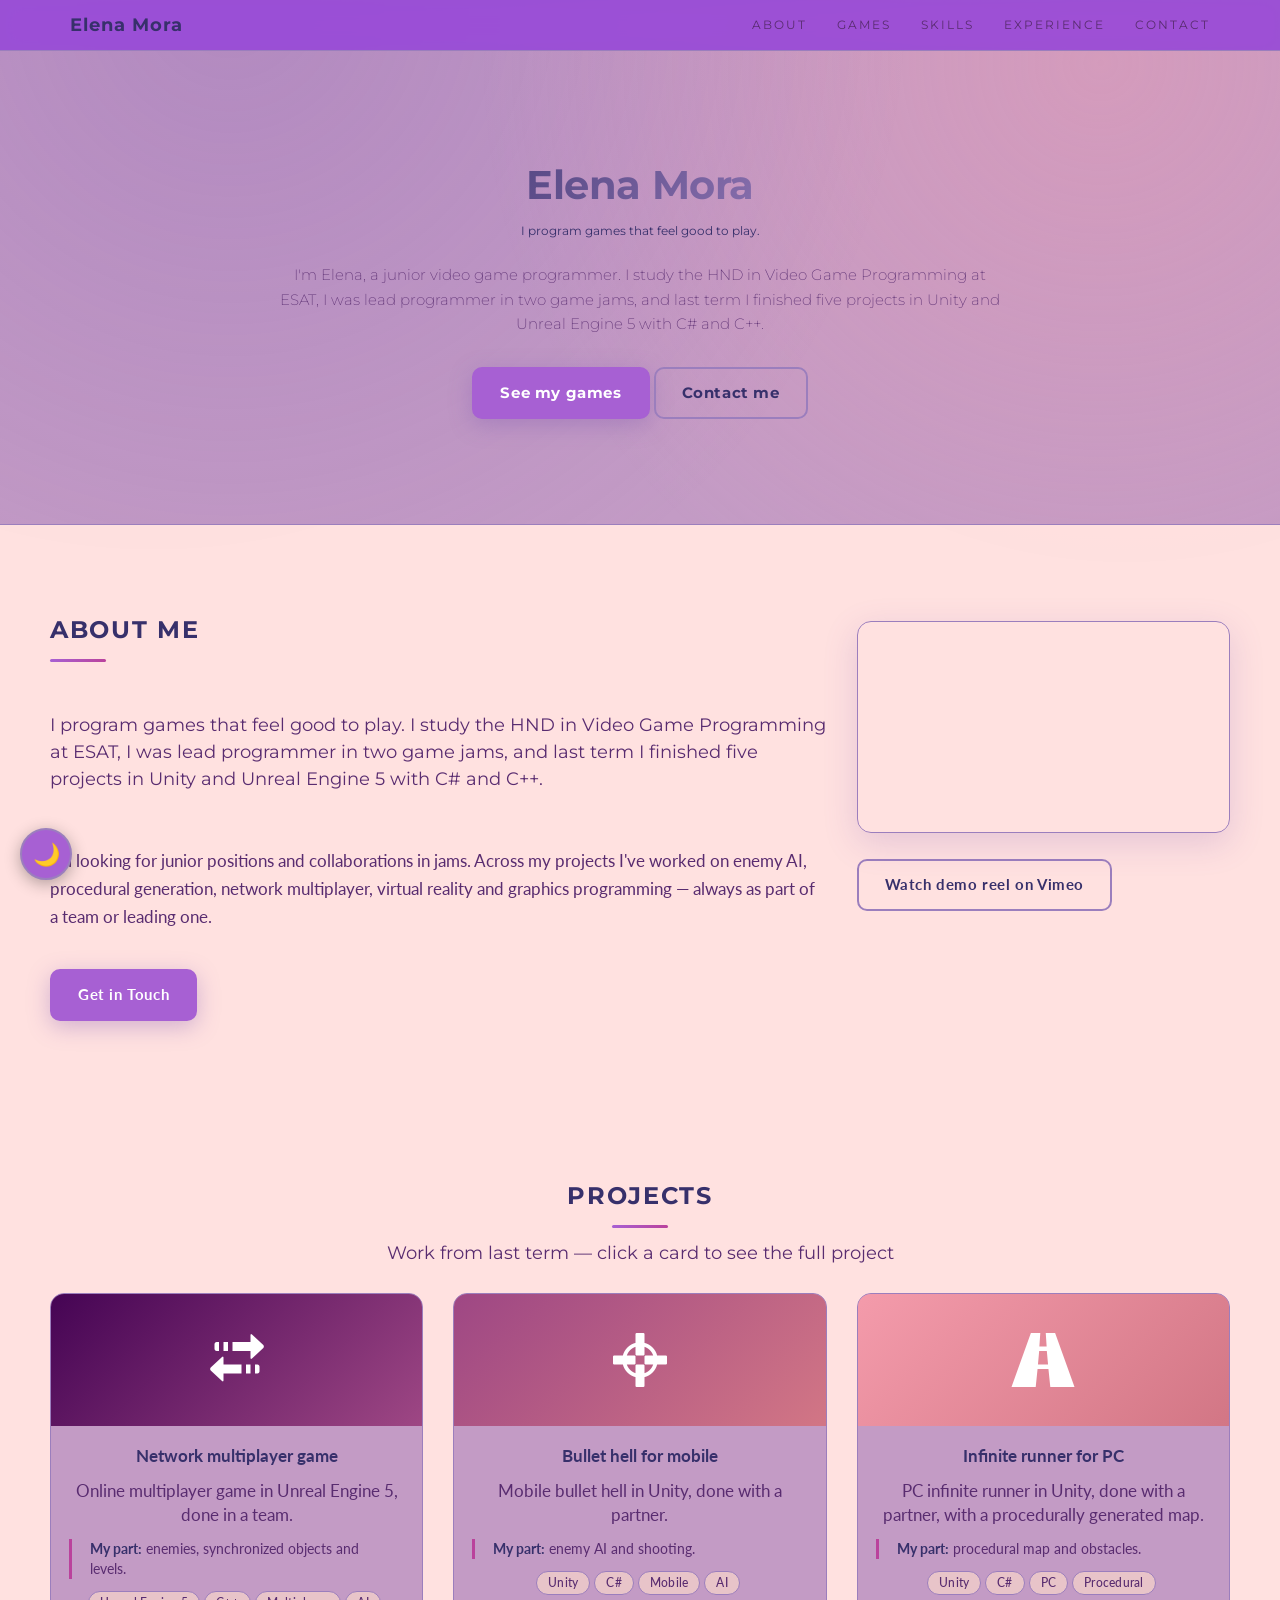
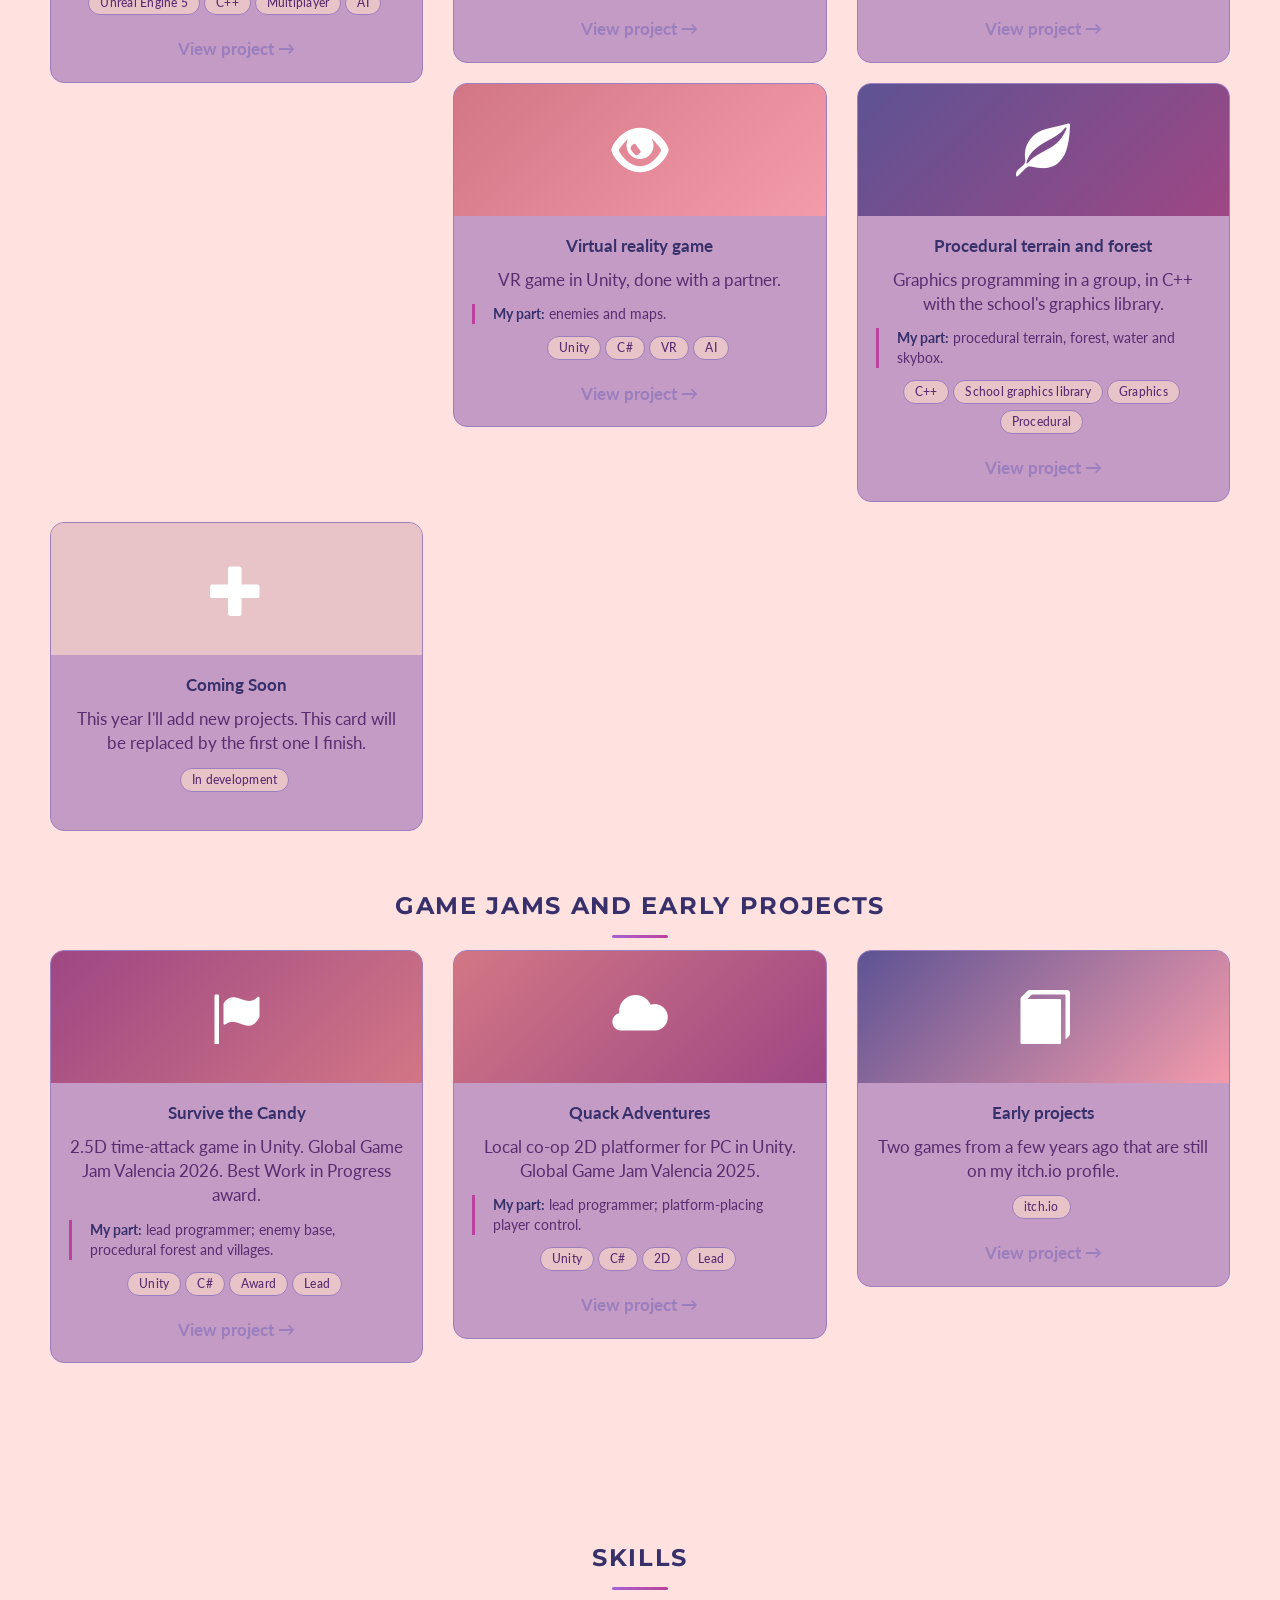
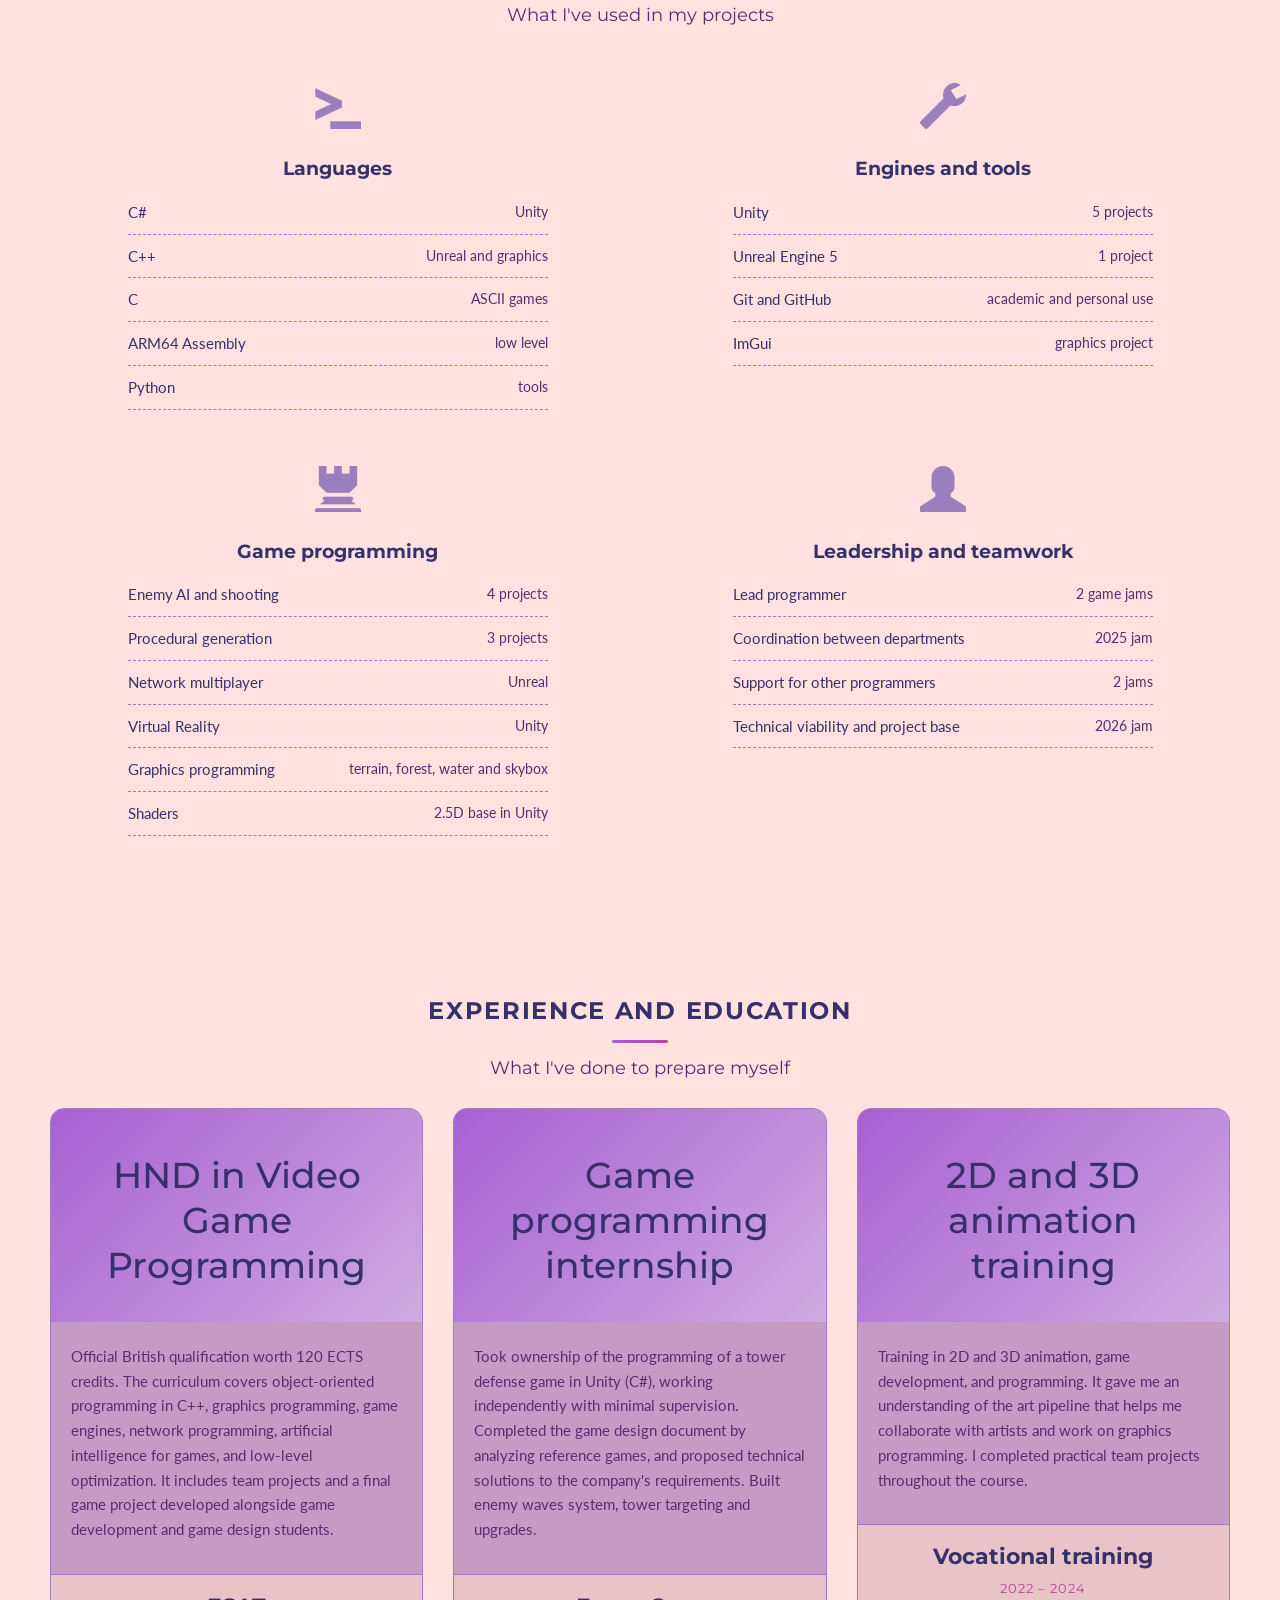
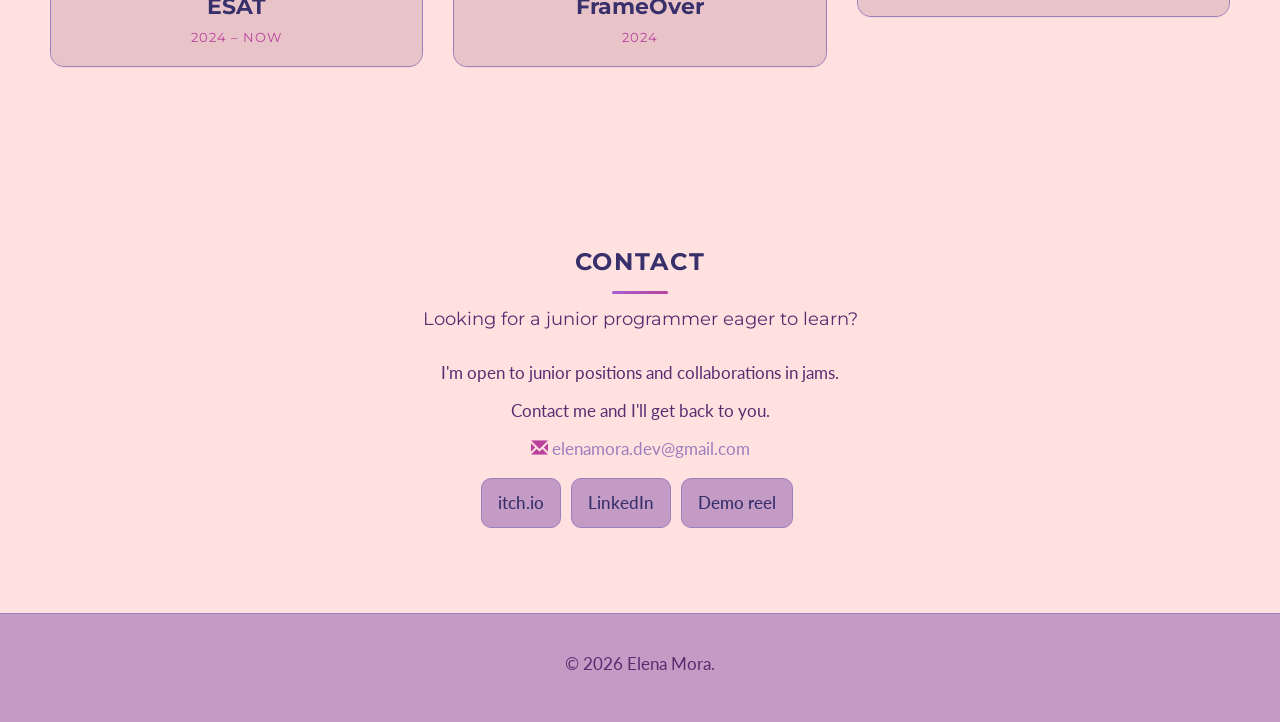
<file: index.html>
<!DOCTYPE html>
<html lang="en" data-theme="dark">
<head>
  <title>Elena Mora · Video Game Programmer</title>
  <meta charset="utf-8">
  <meta name="viewport" content="width=device-width, initial-scale=1">
  <link rel="stylesheet" href="https://maxcdn.bootstrapcdn.com/bootstrap/3.4.1/css/bootstrap.min.css">
  <link href="https://fonts.googleapis.com/css?family=Montserrat:400,700" rel="stylesheet" type="text/css">
  <link href="https://fonts.googleapis.com/css?family=Lato:400,700" rel="stylesheet" type="text/css">
  <link rel="stylesheet" href="styles.css">
  <script src="https://ajax.googleapis.com/ajax/libs/jquery/3.7.1/jquery.min.js"></script>
  <script src="https://maxcdn.bootstrapcdn.com/bootstrap/3.4.1/js/bootstrap.min.js"></script>
</head>
<body id="myPage">

<!-- Theme Toggle Button -->
<button class="theme-toggle" id="themeToggle" aria-label="Cambiar modo">
  <span class="theme-icon">☀️</span>
</button>

<nav class="navbar navbar-default navbar-fixed-top">
  <div class="container">
    <div class="navbar-header">
      <button type="button" class="navbar-toggle" data-toggle="collapse" data-target="#myNavbar">
        <span class="icon-bar"></span>
        <span class="icon-bar"></span>
        <span class="icon-bar"></span>
      </button>
      <a class="navbar-brand" href="#top">Elena Mora</a>
    </div>
    <div class="collapse navbar-collapse" id="myNavbar">
      <ul class="nav navbar-nav navbar-right">
        <li><a href="#about" class="nav-link">ABOUT</a></li>
        <li><a href="#games" class="nav-link">GAMES</a></li>
        <li><a href="#skills" class="nav-link">SKILLS</a></li>
        <li><a href="#experience" class="nav-link">EXPERIENCE</a></li>
        <li><a href="#contact" class="nav-link">CONTACT</a></li>
      </ul>
    </div>
  </div>
</nav>

<!-- ===================== HOME VIEW ===================== -->
<div id="homeContent">

  <div class="jumbotron text-center" id="top">
    <h1>Elena Mora</h1>
    <p>I program games that feel good to play.</p>
    <p style="font-size:15px;max-width:720px;margin:0 auto 30px auto;">
      I'm Elena, a junior video game programmer. I study the HND in Video Game Programming at ESAT,
      I was lead programmer in two game jams, and last term I finished five projects in Unity and
      Unreal Engine 5 with C# and C++.
    </p>
    <div>
      <a href="#games" class="btn btn-primary btn-lg">See my games</a>
      <a href="#contact" class="btn btn-default btn-lg">Contact me</a>
    </div>
  </div>

  <!-- About -->
  <div id="about" class="container-fluid">
    <div class="row">
      <div class="col-sm-8">
        <h2>About me</h2><br>
        <h4>I program games that feel good to play. I study the HND in Video Game Programming at
        ESAT, I was lead programmer in two game jams, and last term I finished five projects in
        Unity and Unreal Engine 5 with C# and C++.</h4><br>
        <p>I'm looking for junior positions and collaborations in jams. Across my projects I've
        worked on enemy AI, procedural generation, network multiplayer, virtual reality and
        graphics programming — always as part of a team or leading one.</p>
        <br><a href="#contact" class="btn btn-primary btn-lg">Get in Touch</a>
      </div><div class="col-sm-4">
  <div class="video-frame">
    <iframe src="https://player.vimeo.com/video/1238859385?badge=0&amp;autopause=0&amp;player_id=0&amp;app_id=58479&amp;autoplay=1&amp;muted=1&amp;loop=1" 
    frameborder="0" 
    allow="autoplay; fullscreen; picture-in-picture; clipboard-write; encrypted-media; web-share" 
    referrerpolicy="strict-origin-when-cross-origin" 
    title="Elena Mora Game programming demo reel 2026"></iframe>
  </div>
    <a href="https://vimeo.com/886925401" target="_blank" rel="noopener" class="btn btn-default btn-lg">Watch demo reel on Vimeo</a>
</div>
    </div>
  </div>

  <!-- Projects -->
  <div id="games" class="container-fluid text-center">
    <h2>Projects</h2>
    <h4>Work from last term — click a card to see the full project</h4>
    <div class="row slideanim">

      <div class="col-sm-4">
        <a class="project-card" href="#multijugador">
          <div class="thumbnail">
            <div class="band band-multijugador"><span class="glyphicon glyphicon-transfer"></span></div>
            <p><strong>Network multiplayer game</strong></p>
            <p>Online multiplayer game in Unreal Engine 5, done in a team.</p>
            <p class="role-note"><b>My part:</b> enemies, synchronized objects and levels.</p>
            <div class="tags"><span class="badge">Unreal Engine 5</span><span class="badge">C++</span><span class="badge">Multiplayer</span><span class="badge">AI</span></div>
            <span class="view-link">View project →</span>
          </div>
        </a>
      </div>

      <div class="col-sm-4">
        <a class="project-card" href="#bullet-hell">
          <div class="thumbnail">
            <div class="band band-bullethell"><span class="glyphicon glyphicon-screenshot"></span></div>
            <p><strong>Bullet hell for mobile</strong></p>
            <p>Mobile bullet hell in Unity, done with a partner.</p>
            <p class="role-note"><b>My part:</b> enemy AI and shooting.</p>
            <div class="tags"><span class="badge">Unity</span><span class="badge">C#</span><span class="badge">Mobile</span><span class="badge">AI</span></div>
            <span class="view-link">View project →</span>
          </div>
        </a>
      </div>

      <div class="col-sm-4">
        <a class="project-card" href="#infinite-runner">
          <div class="thumbnail">
            <div class="band band-runner"><span class="glyphicon glyphicon-road"></span></div>
            <p><strong>Infinite runner for PC</strong></p>
            <p>PC infinite runner in Unity, done with a partner, with a procedurally generated map.</p>
            <p class="role-note"><b>My part:</b> procedural map and obstacles.</p>
            <div class="tags"><span class="badge">Unity</span><span class="badge">C#</span><span class="badge">PC</span><span class="badge">Procedural</span></div>
            <span class="view-link">View project →</span>
          </div>
        </a>
      </div>

      <div class="col-sm-4">
        <a class="project-card" href="#vr">
          <div class="thumbnail">
            <div class="band band-vr"><span class="glyphicon glyphicon-eye-open"></span></div>
            <p><strong>Virtual reality game</strong></p>
            <p>VR game in Unity, done with a partner.</p>
            <p class="role-note"><b>My part:</b> enemies and maps.</p>
            <div class="tags"><span class="badge">Unity</span><span class="badge">C#</span><span class="badge">VR</span><span class="badge">AI</span></div>
            <span class="view-link">View project →</span>
          </div>
        </a>
      </div>

      <div class="col-sm-4">
        <a class="project-card" href="#terreno-procedural">
          <div class="thumbnail">
            <div class="band band-terrain"><span class="glyphicon glyphicon-leaf"></span></div>
            <p><strong>Procedural terrain and forest</strong></p>
            <p>Graphics programming in a group, in C++ with the school's graphics library.</p>
            <p class="role-note"><b>My part:</b> procedural terrain, forest, water and skybox.</p>
            <div class="tags"><span class="badge">C++</span><span class="badge">School graphics library</span><span class="badge">Graphics</span><span class="badge">Procedural</span></div>
            <span class="view-link">View project →</span>
          </div>
        </a>
      </div>

      <div class="col-sm-4">
        <a class="project-card" href="#coming-soon">
          <div class="thumbnail thumbnail-coming-soon">
            <div class="band band-comingsoon"><span class="glyphicon glyphicon-plus"></span></div>
            <p><strong>Coming Soon</strong></p>
            <p>This year I'll add new projects. This card will be replaced by the first one I finish.</p>
            <div class="tags"><span class="badge">In development</span></div>
          </div>
        </a>
      </div>

    </div>

    <h2 style="margin-top:4rem;">Game jams and early projects</h2>
    <div class="row slideanim">

      <div class="col-sm-4">
        <a class="project-card" href="#survive-the-candy">
          <div class="thumbnail">
            <div class="band band-candy"><span class="glyphicon glyphicon-flag"></span></div>
            <p><strong>Survive the Candy</strong></p>
            <p>2.5D time-attack game in Unity. Global Game Jam Valencia 2026. Best Work in Progress award.</p>
            <p class="role-note"><b>My part:</b> lead programmer; enemy base, procedural forest and villages.</p>
            <div class="tags"><span class="badge">Unity</span><span class="badge">C#</span><span class="badge">Award</span><span class="badge">Lead</span></div>
            <span class="view-link">View project →</span>
          </div>
        </a>
      </div>

      <div class="col-sm-4">
        <a class="project-card" href="#quack-adventures">
          <div class="thumbnail">
            <div class="band band-quack"><span class="glyphicon glyphicon-cloud"></span></div>
            <p><strong>Quack Adventures</strong></p>
            <p>Local co-op 2D platformer for PC in Unity. Global Game Jam Valencia 2025.</p>
            <p class="role-note"><b>My part:</b> lead programmer; platform-placing player control.</p>
            <div class="tags"><span class="badge">Unity</span><span class="badge">C#</span><span class="badge">2D</span><span class="badge">Lead</span></div>
            <span class="view-link">View project →</span>
          </div>
        </a>
      </div>

      <div class="col-sm-4">
        <a class="project-card" href="#early-projects">
          <div class="thumbnail">
            <div class="band band-early"><span class="glyphicon glyphicon-book"></span></div>
            <p><strong>Early projects</strong></p>
            <p>Two games from a few years ago that are still on my itch.io profile.</p>
            <div class="tags"><span class="badge">itch.io</span></div>
            <span class="view-link">View project →</span>
          </div>
        </a>
      </div>

    </div>
  </div>

  <!-- Skills -->
  <div id="skills" class="container-fluid text-center">
    <h2>Skills</h2>
    <h4>What I've used in my projects</h4>
    <br>
    <div class="row slideanim">
      <div class="col-sm-6">
        <span class="glyphicon glyphicon-console logo-small"></span>
        <h3>Languages</h3>
        <ul class="skills-list list-unstyled">
          <li>C# <em>Unity</em></li>
          <li>C++ <em>Unreal and graphics</em></li>
          <li>C <em>ASCII games</em></li>
          <li>ARM64 Assembly <em>low level</em></li>
          <li>Python <em>tools</em></li>
        </ul>
      </div>
      <div class="col-sm-6">
        <span class="glyphicon glyphicon-wrench logo-small"></span>
        <h3>Engines and tools</h3>
        <ul class="skills-list list-unstyled">
          <li>Unity <em>5 projects</em></li>
          <li>Unreal Engine 5 <em>1 project</em></li>
          <li>Git and GitHub <em>academic and personal use</em></li>
          <li>ImGui <em>graphics project</em></li>
        </ul>
      </div>
    </div>
    <br><br>
    <div class="row slideanim">
      <div class="col-sm-6">
        <span class="glyphicon glyphicon-tower logo-small"></span>
        <h3>Game programming</h3>
        <ul class="skills-list list-unstyled">
          <li>Enemy AI and shooting <em>4 projects</em></li>
          <li>Procedural generation <em>3 projects</em></li>
          <li>Network multiplayer <em>Unreal</em></li>
          <li>Virtual Reality <em>Unity</em></li>
          <li>Graphics programming <em>terrain, forest, water and skybox</em></li>
          <li>Shaders <em>2.5D base in Unity</em></li>
        </ul>
      </div>
      <div class="col-sm-6">
        <span class="glyphicon glyphicon-user logo-small"></span>
        <h3>Leadership and teamwork</h3>
        <ul class="skills-list list-unstyled">
          <li>Lead programmer <em>2 game jams</em></li>
          <li>Coordination between departments <em>2025 jam</em></li>
          <li>Support for other programmers <em>2 jams</em></li>
          <li>Technical viability and project base <em>2026 jam</em></li>
        </ul>
      </div>
    </div>
  </div>

  <!-- Experience and education -->
  <div id="experience" class="container-fluid">
    <div class="text-center">
      <h2>Experience and education</h2>
      <h4>What I've done to prepare myself</h4>
    </div>
    <div class="row slideanim">

      <div class="col-sm-4 col-xs-12">
        <div class="panel panel-default text-center">
          <div class="panel-heading">
            <h1>HND in Video Game Programming</h1>
          </div>
          <div class="panel-body">
            <p>Official British qualification worth 120 ECTS credits. The curriculum covers
            object-oriented programming in C++, graphics programming, game engines, network
            programming, artificial intelligence for games, and low-level optimization. It includes
            team projects and a final game project developed alongside game development and game
            design students.</p>
          </div>
          <div class="panel-footer">
            <h3>ESAT</h3>
            <h4>2024 – now</h4>
          </div>
        </div>
      </div>

      <div class="col-sm-4 col-xs-12">
        <div class="panel panel-default text-center">
          <div class="panel-heading">
            <h1>Game programming internship</h1>
          </div>
          <div class="panel-body">
            <p>Took ownership of the programming of a tower defense game in Unity (C#), working
            independently with minimal supervision. Completed the game design document by analyzing
            reference games, and proposed technical solutions to the company's requirements. Built
            enemy waves system, tower targeting and upgrades.</p>
          </div>
          <div class="panel-footer">
            <h3>FrameOver</h3>
            <h4>2024</h4>
          </div>
        </div>
      </div>

      <div class="col-sm-4 col-xs-12">
        <div class="panel panel-default text-center">
          <div class="panel-heading">
            <h1>2D and 3D animation training</h1>
          </div>
          <div class="panel-body">
            <p>Training in 2D and 3D animation, game development, and programming. It gave me an
            understanding of the art pipeline that helps me collaborate with artists and work on
            graphics programming. I completed practical team projects throughout the course.</p>
          </div>
          <div class="panel-footer">
            <h3>Vocational training</h3>
            <h4>2022 – 2024</h4>
          </div>
        </div>
      </div>

    </div>
  </div>

  <!-- Contact -->
  <div id="contact" class="container-fluid">
    <div class="text-center">
      <h2>Contact</h2>
      <h4>Looking for a junior programmer eager to learn?</h4>
    </div>
    <p class="text-center">I'm open to junior positions and collaborations in jams.</p>
    <div class="row">
      <div class="col-sm-5">
        <p>Contact me and I'll get back to you.</p>
        <p><span class="glyphicon glyphicon-envelope contact-icon"></span>
           <a href="mailto:elenamora.dev@gmail.com">elenamora.dev@gmail.com</a></p>
        <p>
          <a class="link-chip" href="https://elenam.itch.io" target="_blank" rel="noopener">itch.io</a>
          <a class="link-chip" href="https://linkedin.com/in/elenamoramora" target="_blank" rel="noopener">LinkedIn</a>
          <a class="link-chip" href="https://vimeo.com/1238859385?share=copy&fl=sv&fe=ci" target="_blank" rel="noopener">Demo reel</a>
        </p>
      </div>
    </div>
  </div>
<footer class="container-fluid text-center">
  <button class="scroll-top" id="scrollTopBtn" aria-label="Back to top">
    <span class="glyphicon glyphicon-chevron-up"></span>
  </button>
  <p>© 2026 Elena Mora.</p>
</footer>

</div>

<!-- ===================== PROJECT DETAIL VIEW ===================== -->
<div id="projectDetail" class="view-hidden"></div>

<script src="script.js"></script>
</body>
</html>
</file>
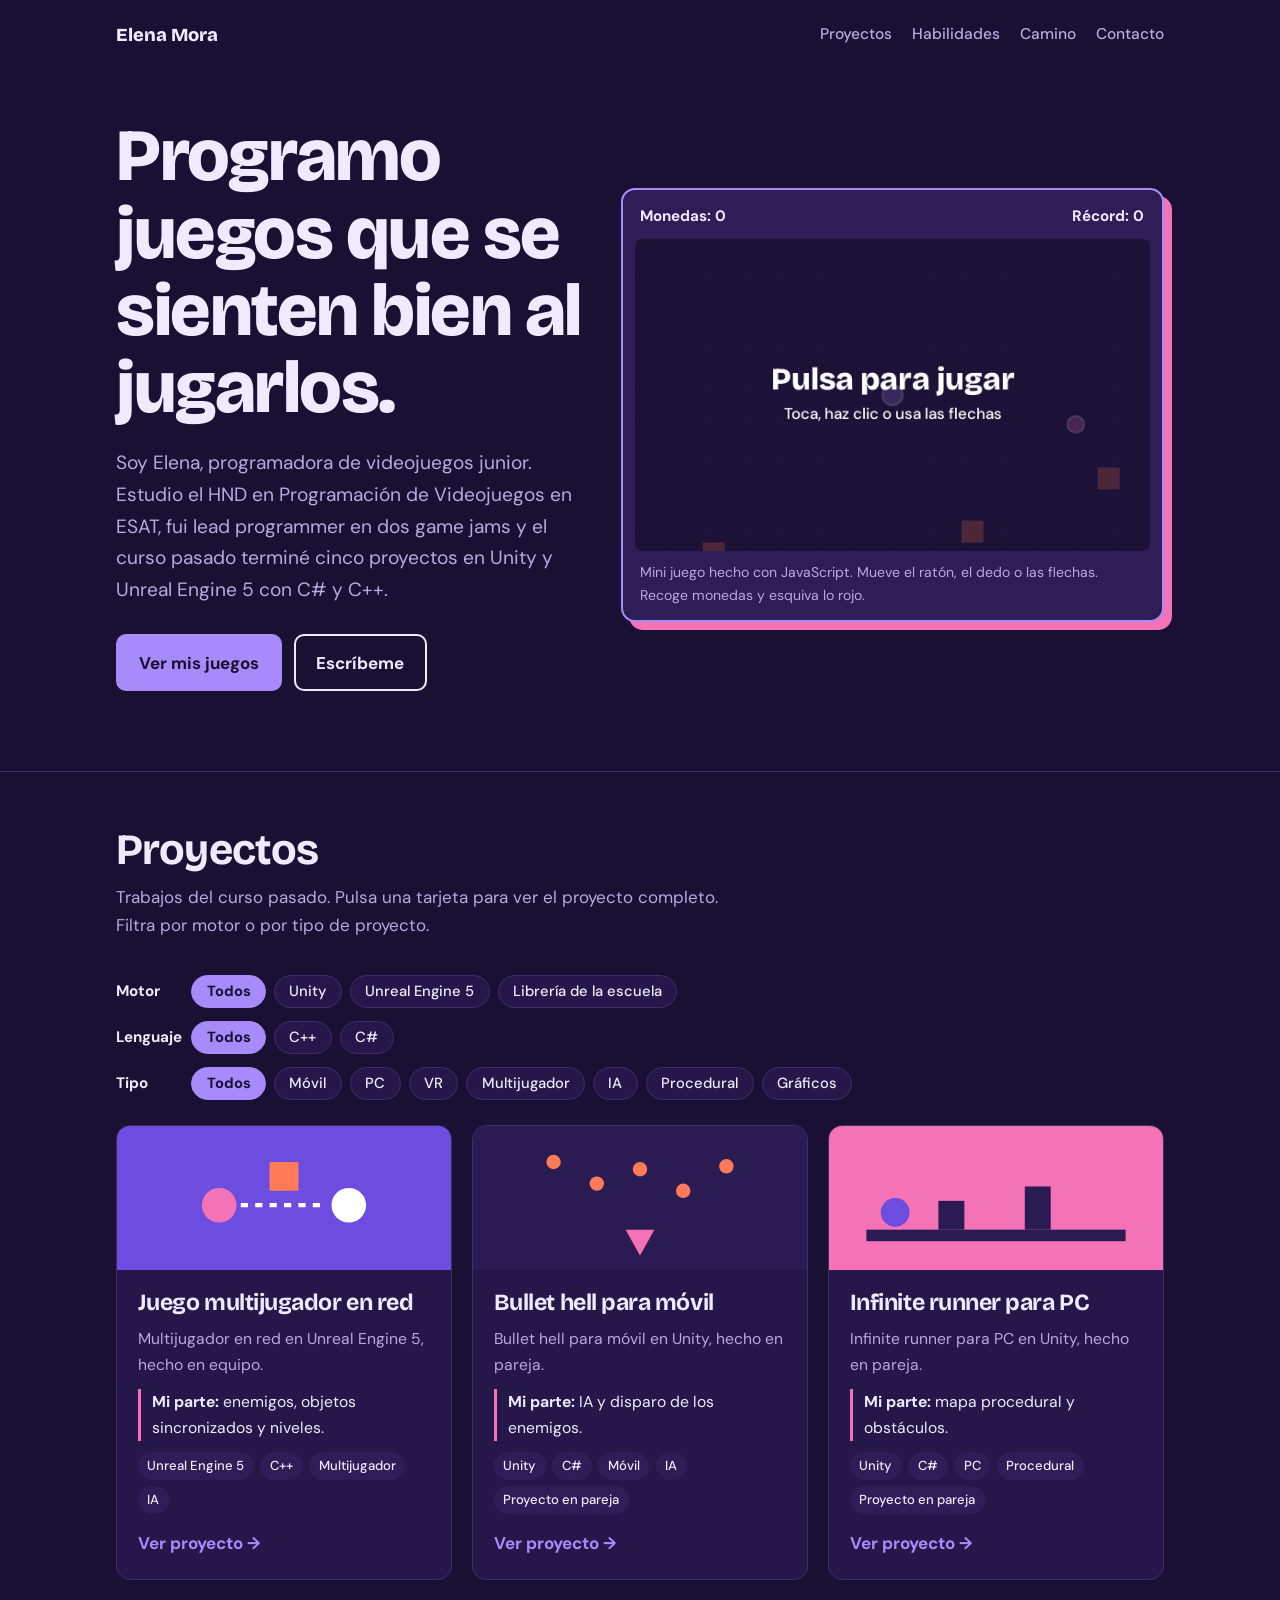
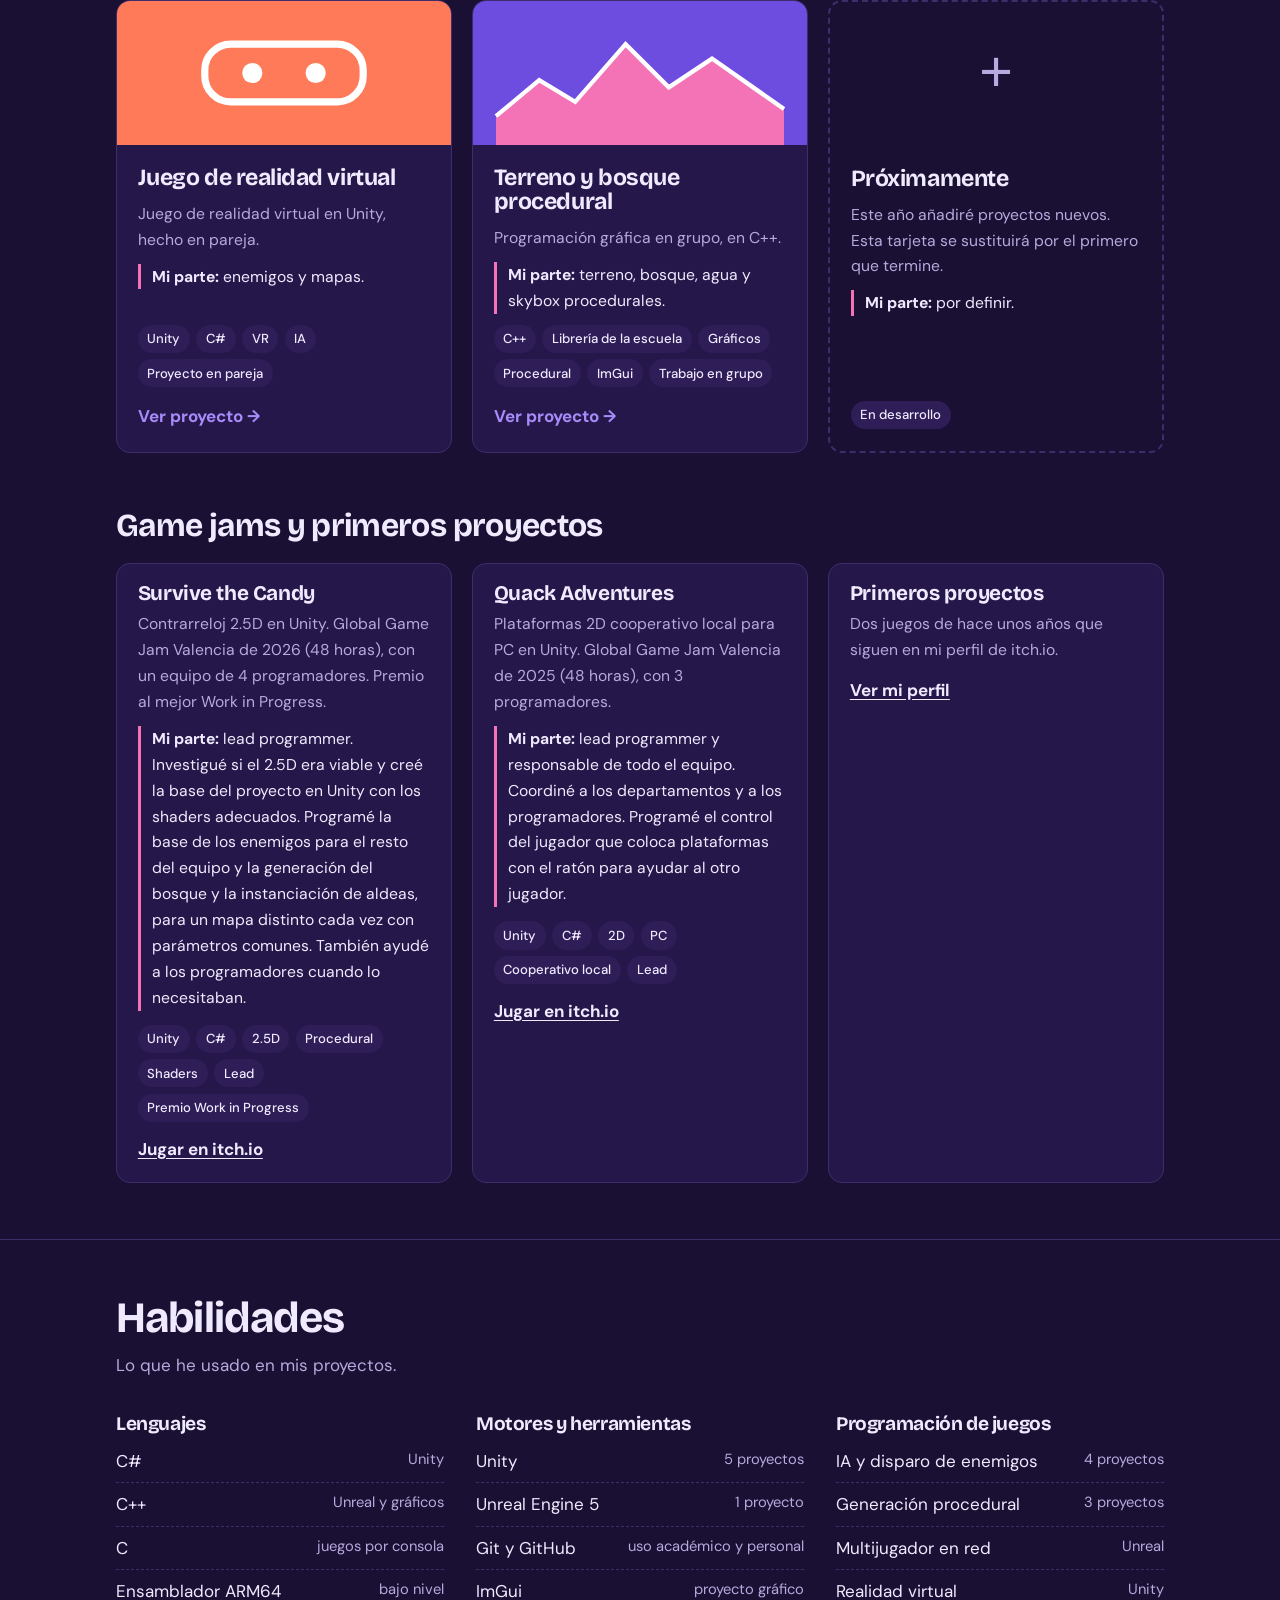
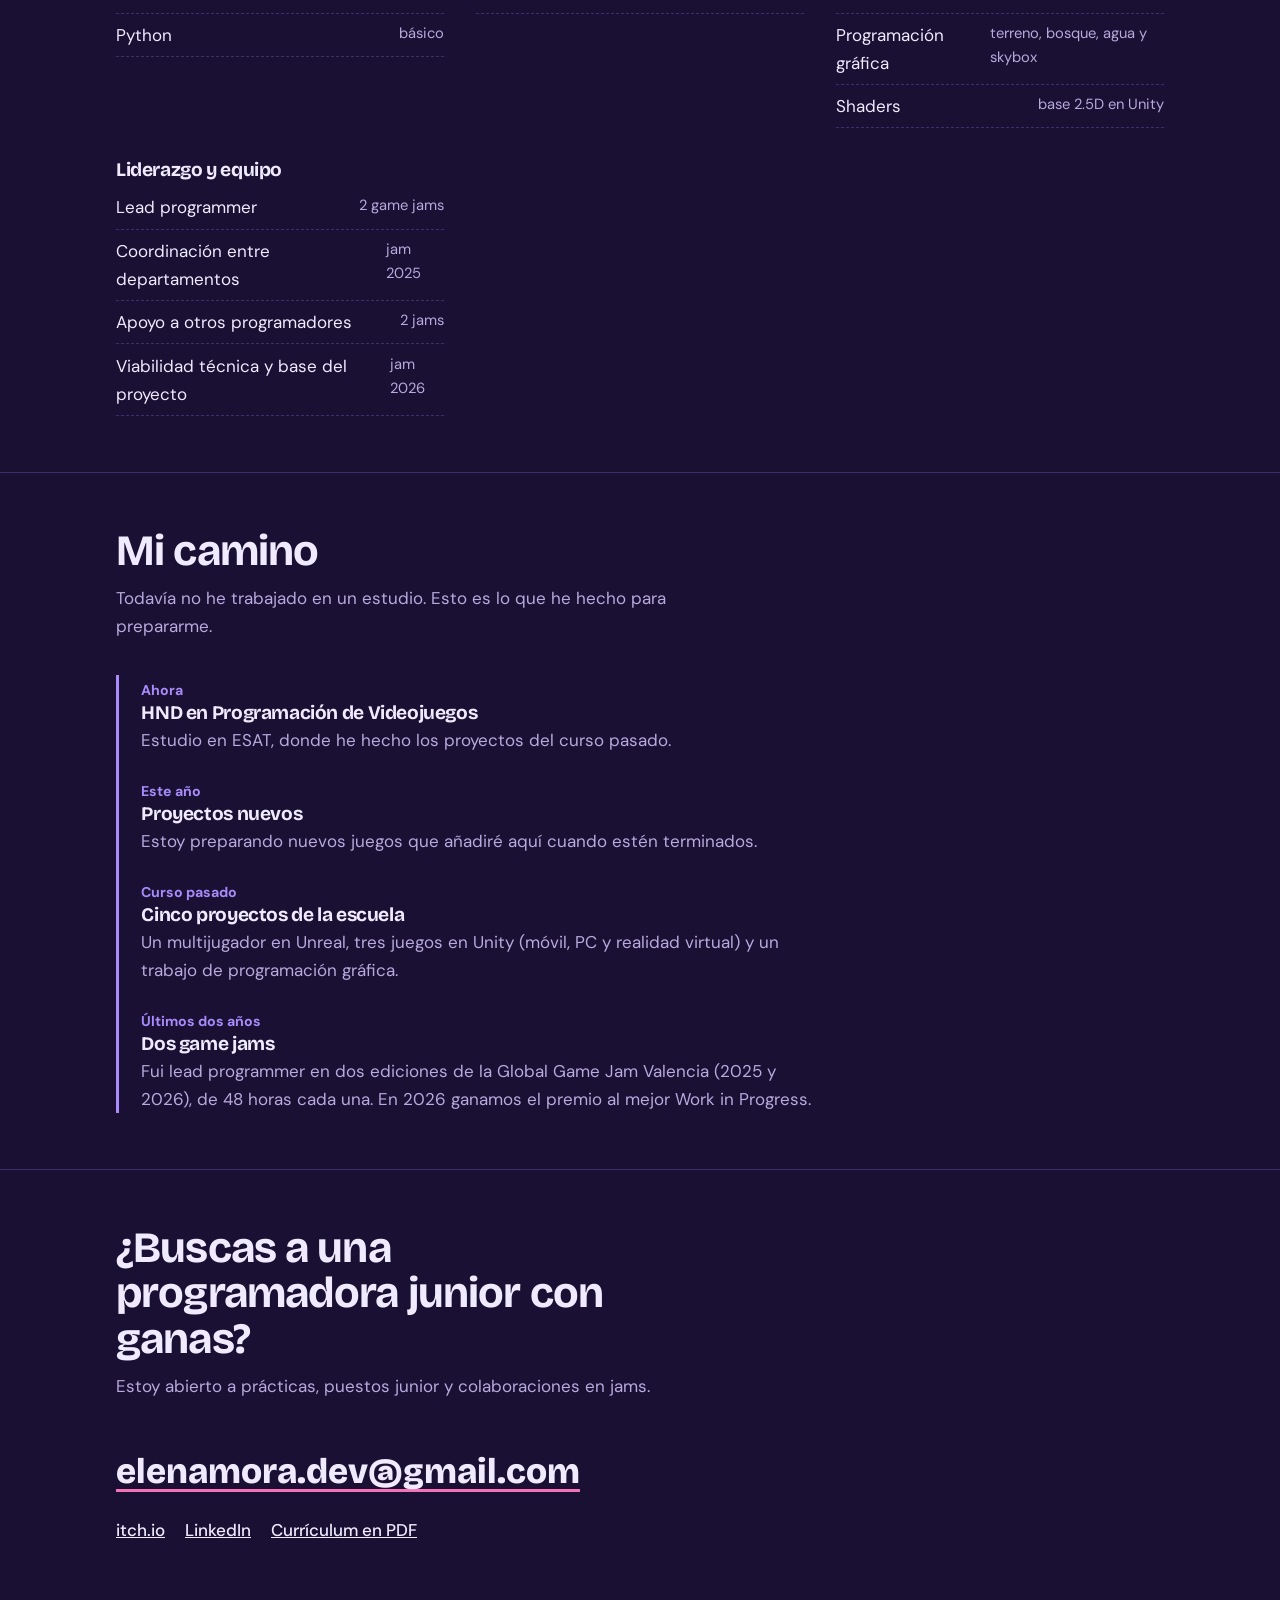
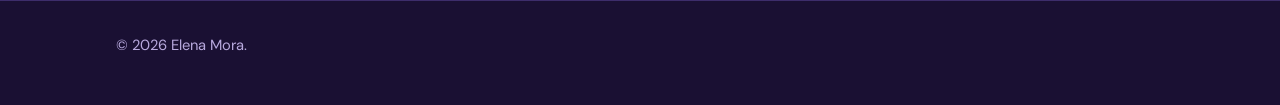
<file: ElenaMoraDev.html>
<!DOCTYPE html>
<html lang="es">
<head>
<meta charset="utf-8">
<meta name="viewport" content="width=device-width, initial-scale=1, viewport-fit=cover">
<title>Elena Mora · Programadora de videojuegos</title>
<link rel="preconnect" href="https://fonts.googleapis.com">
<link rel="preconnect" href="https://fonts.gstatic.com" crossorigin>
<link href="https://fonts.googleapis.com/css2?family=Bricolage+Grotesque:opsz,wght@12..96,500;12..96,800&family=DM+Sans:wght@400;500;700&display=swap" rel="stylesheet">
<style>
:root{
  color-scheme:dark;
  --bg:#1a1033; --surface:#251749; --ink:#f0eaff; --muted:#b8a9de; --line:#3d2d6b;
  --blue:#a78bfa; --blue-ink:#1a1033; --sun:#f472b6; --hit:#ff7a59; --field:#2e1d57;
  box-sizing:border-box; padding-top:env(safe-area-inset-top,0px); padding-bottom:env(safe-area-inset-bottom,0px);
}
html{scroll-padding-top:env(safe-area-inset-top,0px);scroll-behavior:smooth}
*,*::before,*::after{box-sizing:border-box}
body{margin:0;background:var(--bg);color:var(--ink);font:400 1.0625rem/1.65 "DM Sans",system-ui,sans-serif}
h1,h2,h3{font-family:"Bricolage Grotesque","DM Sans",system-ui,sans-serif;line-height:1.05;margin:0;letter-spacing:-.02em}
a{color:inherit}
:focus-visible{outline:3px solid var(--blue);outline-offset:3px;border-radius:4px}
.wrap{max-width:68rem;margin:0 auto;padding:0 1.25rem}
nav{display:flex;justify-content:space-between;align-items:center;padding:1.25rem 0}
nav b{font-family:"Bricolage Grotesque",sans-serif;font-weight:800;font-size:1.15rem}
nav div{display:flex;gap:1.25rem;font-weight:500;font-size:.97rem}
nav a{text-decoration:none;color:var(--muted)}
nav a:hover{color:var(--ink)}
.hero{display:grid;grid-template-columns:1fr;gap:2rem;padding:2rem 0 4rem}
@media(min-width:60rem){.hero{grid-template-columns:1fr 1.15fr;align-items:center;padding:3rem 0 5rem}}
.hero h1{font-weight:800;font-size:clamp(2.6rem,7vw,4.6rem)}
.hero p.lead{font-size:1.2rem;max-width:34rem;color:var(--muted);margin:1.25rem 0 1.75rem}
.btns{display:flex;flex-wrap:wrap;gap:.75rem}
.btn{display:inline-block;padding:.8rem 1.3rem;border-radius:10px;font-weight:700;text-decoration:none;border:2px solid var(--ink)}
.btn.main{background:var(--blue);color:var(--blue-ink);border-color:var(--blue)}
.btn:hover{transform:translateY(-2px)}
.game{background:var(--field);border:2px solid var(--blue);border-radius:14px;padding:.75rem;box-shadow:8px 8px 0 var(--sun)}
.hud{display:flex;justify-content:space-between;font-weight:700;font-size:.95rem;padding:.1rem .35rem .6rem}
canvas{display:block;width:100%;height:auto;border-radius:8px;background:var(--surface);touch-action:none;cursor:crosshair}
.hint{margin:.6rem .35rem 0;font-size:.88rem;color:var(--muted)}
section{padding:3.5rem 0;border-top:1px solid var(--line)}
section>.wrap>h2{font-size:clamp(1.9rem,4vw,2.7rem);margin-bottom:.6rem}
.sub{color:var(--muted);max-width:40rem;margin:0 0 2.2rem}
.projects{display:grid;gap:1.25rem;grid-template-columns:repeat(auto-fit,minmax(min(100%,19rem),1fr))}
.card{background:var(--surface);border:1px solid var(--line);border-radius:14px;overflow:hidden;display:flex;flex-direction:column}
.thumb{height:9rem;display:flex;align-items:center;justify-content:center}
.thumb svg{width:100%;height:100%}
.card .body{padding:1.25rem 1.3rem 1.4rem;display:flex;flex-direction:column;gap:.7rem;flex:1}
.card h3{font-size:1.45rem}
.card p{margin:0;color:var(--muted);font-size:.98rem}
.tags{display:flex;flex-wrap:wrap;gap:.4rem;margin-top:auto}
.tags span{font-size:.82rem;font-weight:500;padding:.2rem .6rem;border-radius:99px;background:var(--field)}
.card a.link{font-weight:700;text-decoration:underline;text-underline-offset:3px}
.skills{display:grid;gap:2rem;grid-template-columns:repeat(auto-fit,minmax(min(100%,15rem),1fr))}
.skills h3{font-size:1.2rem;margin-bottom:.8rem}
.skills ul{list-style:none;margin:0;padding:0;display:grid;gap:.45rem}
.skills li{display:flex;justify-content:space-between;gap:1rem;padding-bottom:.45rem;border-bottom:1px dashed var(--line)}
.skills li em{font-style:normal;color:var(--muted);font-size:.92rem}
.path{display:grid;gap:1.4rem;max-width:44rem;border-left:3px solid var(--blue);padding-left:1.4rem}
.path h3{font-size:1.2rem;margin-bottom:.15rem}
.path p{margin:0;color:var(--muted)}
.path small{font-weight:700;color:var(--blue)}
.contact{text-align:left}
.contact h2{max-width:34rem}
.contact .mail{display:inline-block;margin-top:1rem;font:800 clamp(1.4rem,4vw,2.2rem)/1.2 "Bricolage Grotesque",sans-serif;text-underline-offset:6px;text-decoration-thickness:3px;text-decoration-color:var(--sun)}
.links{display:flex;gap:1.25rem;flex-wrap:wrap;margin-top:1.4rem;font-weight:500}
footer{padding:2rem 0 3rem;color:var(--muted);font-size:.92rem;border-top:1px solid var(--line)}
.mine{font-size:.95rem;border-left:3px solid var(--sun);padding-left:.7rem;color:var(--ink)!important}
.card.soon{background:transparent;border:2px dashed var(--line)}
.card.soon .thumb{background:var(--field)}
.jams{display:grid;gap:1.25rem;grid-template-columns:repeat(auto-fit,minmax(min(100%,19rem),1fr));margin-top:1.25rem}
.jam{border:1px solid var(--line);background:var(--surface);border-radius:14px;padding:1.2rem 1.3rem}
.jam h3{font-size:1.3rem;margin-bottom:.4rem}
.jam p{margin:0;color:var(--muted);font-size:.98rem}
.jam p+p{margin-top:.7rem}
.jam .tags{margin-top:.9rem}
.jam a{display:inline-block;margin-top:.8rem;font-weight:700;text-underline-offset:3px}
.card[hidden]{display:none}
.filters{display:grid;gap:.8rem;margin:0 0 1.6rem}
.frow{display:flex;flex-wrap:wrap;align-items:center;gap:.5rem}
.frow>span{font-weight:700;font-size:.95rem;min-width:4.2rem}
.chip{font:500 .92rem "DM Sans",sans-serif;padding:.35rem .9rem;border-radius:99px;border:1.5px solid var(--line);background:var(--surface);color:var(--ink);cursor:pointer}
.chip:hover{border-color:var(--ink)}
.chip[aria-pressed="true"]{background:var(--blue);border-color:var(--blue);color:var(--blue-ink);font-weight:700}
.count{font-size:.92rem;color:var(--muted);margin:0 0 1rem}
.empty{display:none;padding:1.5rem;border:2px dashed var(--line);border-radius:14px;color:var(--muted)}
.empty button{font:inherit;font-weight:700;background:none;border:0;color:var(--blue);text-decoration:underline;cursor:pointer;padding:0}
a.card{text-decoration:none;color:inherit;transition:transform .15s,border-color .15s}
a.card:hover{transform:translateY(-3px);border-color:var(--blue)}
.thumb{overflow:hidden}
.thumb img{width:100%;height:100%;object-fit:cover;display:block}
.more{font-weight:700;color:var(--blue);margin-top:.2rem}
.back{display:inline-block;margin:1.2rem 0;font-weight:700;color:var(--blue)}
.dh{font-size:clamp(2rem,6vw,3.4rem);margin-bottom:.9rem}
.dh2{font-size:1.7rem;margin:2rem 0 1rem}
.lead2{font-size:1.15rem;color:var(--muted);max-width:44rem;margin:1.1rem 0 0}
.dmedia{border-radius:14px;overflow:hidden;height:clamp(11rem,38vw,20rem);margin:1.5rem 0;border:1px solid var(--line)}
.dmedia img,.dmedia svg{width:100%;height:100%;object-fit:cover;display:block}
.facts{display:grid;grid-template-columns:repeat(auto-fit,minmax(10rem,1fr));gap:1rem;margin:0 0 1rem}
.facts div{background:var(--surface);border:1px solid var(--line);border-radius:12px;padding:.8rem 1rem}
.facts small{display:block;color:var(--muted);font-size:.82rem}
.dparts{display:grid;gap:1.1rem;max-width:46rem;padding:0;margin:0 0 1.6rem;list-style:none}
.dparts li{padding-left:1rem;border-left:3px solid var(--sun)}
@media(prefers-reduced-motion:reduce){html{scroll-behavior:auto}.btn:hover{transform:none}}
</style>
</head>
<body>
<div id="home">
<div class="wrap">
  <nav aria-label="Principal">
    <b>Elena Mora</b>
    <div><a href="#proyectos">Proyectos</a><a href="#habilidades">Habilidades</a><a href="#camino">Camino</a><a href="#contacto">Contacto</a></div>
  </nav>

  <header class="hero">
    <div>
      <h1>Programo juegos que se sienten bien al jugarlos.</h1>
      <p class="lead">Soy Elena, programadora de videojuegos junior. Estudio el HND en Programación de Videojuegos en ESAT, fui lead programmer en dos game jams y el curso pasado terminé cinco proyectos en Unity y Unreal Engine 5 con C# y C++.</p>
      <div class="btns">
        <a class="btn main" href="#proyectos">Ver mis juegos</a>
        <a class="btn" href="#contacto">Escríbeme</a>
      </div>
    </div>
    <div class="game">
      <div class="hud"><span>Monedas: <span id="score">0</span></span><span>Récord: <span id="best">0</span></span></div>
      <canvas id="cv" width="560" height="340" aria-label="Minijuego: recoge monedas y esquiva los bloques rojos"></canvas>
      <p class="hint">Mini juego hecho con JavaScript. Mueve el ratón, el dedo o las flechas. Recoge monedas y esquiva lo rojo.</p>
    </div>
  </header>
</div>

<section id="proyectos">
  <div class="wrap">
    <h2>Proyectos</h2>
    <p class="sub">Trabajos del curso pasado. Pulsa una tarjeta para ver el proyecto completo. Filtra por motor o por tipo de proyecto.</p>
    <div class="filters" id="filters">
      <div class="frow" data-group="motor"><span>Motor</span>
        <button class="chip" type="button" data-tag="" aria-pressed="true">Todos</button>
        <button class="chip" type="button" data-tag="Unity" aria-pressed="false">Unity</button>
        <button class="chip" type="button" data-tag="Unreal Engine 5" aria-pressed="false">Unreal Engine 5</button>
        <button class="chip" type="button" data-tag="Librería de la escuela" aria-pressed="false">Librería de la escuela</button>
      </div>
      <div class="frow" data-group="lang"><span>Lenguaje</span>
        <button class="chip" type="button" data-tag="" aria-pressed="true">Todos</button>
        <button class="chip" type="button" data-tag="C++" aria-pressed="false">C++</button>
        <button class="chip" type="button" data-tag="C#" aria-pressed="false">C#</button>
      </div>
      <div class="frow" data-group="tema"><span>Tipo</span>
        <button class="chip" type="button" data-tag="" aria-pressed="true">Todos</button>
        <button class="chip" type="button" data-tag="Móvil" aria-pressed="false">Móvil</button>
        <button class="chip" type="button" data-tag="PC" aria-pressed="false">PC</button>
        <button class="chip" type="button" data-tag="VR" aria-pressed="false">VR</button>
        <button class="chip" type="button" data-tag="Multijugador" aria-pressed="false">Multijugador</button>
        <button class="chip" type="button" data-tag="IA" aria-pressed="false">IA</button>
        <button class="chip" type="button" data-tag="Procedural" aria-pressed="false">Procedural</button>
        <button class="chip" type="button" data-tag="Gráficos" aria-pressed="false">Gráficos</button>
      </div>
    </div>
    <p class="count" id="count" aria-live="polite"></p>
    <p class="empty" id="empty">Ningún proyecto cumple esos filtros. <button type="button" id="clear">Quitar filtros</button></p>
    <div class="projects" id="grid"></div>
    <h2 style="margin-top:3.5rem;font-size:clamp(1.5rem,3vw,2rem)">Game jams y primeros proyectos</h2>
    <div class="jams">
      <div class="jam"><h3>Survive the Candy</h3><p>Contrarreloj 2.5D en Unity. Global Game Jam Valencia de 2026 (48 horas), con un equipo de 4 programadores. Premio al mejor Work in Progress.</p><p class="mine"><b>Mi parte:</b> lead programmer. Investigué si el 2.5D era viable y creé la base del proyecto en Unity con los shaders adecuados. Programé la base de los enemigos para el resto del equipo y la generación del bosque y la instanciación de aldeas, para un mapa distinto cada vez con parámetros comunes. También ayudé a los programadores cuando lo necesitaban.</p><div class="tags"><span>Unity</span><span>C#</span><span>2.5D</span><span>Procedural</span><span>Shaders</span><span>Lead</span><span>Premio Work in Progress</span></div><a href="https://elenam.itch.io/survive-the-candy" target="_blank" rel="noopener">Jugar en itch.io</a></div>
      <div class="jam"><h3>Quack Adventures</h3><p>Plataformas 2D cooperativo local para PC en Unity. Global Game Jam Valencia de 2025 (48 horas), con 3 programadores.</p><p class="mine"><b>Mi parte:</b> lead programmer y responsable de todo el equipo. Coordiné a los departamentos y a los programadores. Programé el control del jugador que coloca plataformas con el ratón para ayudar al otro jugador.</p><div class="tags"><span>Unity</span><span>C#</span><span>2D</span><span>PC</span><span>Cooperativo local</span><span>Lead</span></div><a href="https://zer0-zzz.itch.io/quack-adventures" target="_blank" rel="noopener">Jugar en itch.io</a></div>
      <div class="jam"><h3>Primeros proyectos</h3><p>Dos juegos de hace unos años que siguen en mi perfil de itch.io.</p><a href="https://elenam.itch.io" target="_blank" rel="noopener">Ver mi perfil</a></div>
    </div>
  </div>
</section>

<section id="habilidades">
  <div class="wrap">
    <h2>Habilidades</h2>
    <p class="sub">Lo que he usado en mis proyectos.</p>
    <div class="skills">
      <div><h3>Lenguajes</h3><ul><li>C# <em>Unity</em></li><li>C++ <em>Unreal y gráficos</em></li><li>C <em>juegos por consola</em></li><li>Ensamblador ARM64 <em>bajo nivel</em></li><li>Python <em>básico</em></li></ul></div>
      <div><h3>Motores y herramientas</h3><ul><li>Unity <em>5 proyectos</em></li><li>Unreal Engine 5 <em>1 proyecto</em></li><li>Git y GitHub <em>uso académico y personal</em></li><li>ImGui <em>proyecto gráfico</em></li></ul></div>
      <div><h3>Programación de juegos</h3><ul><li>IA y disparo de enemigos <em>4 proyectos</em></li><li>Generación procedural <em>3 proyectos</em></li><li>Multijugador en red <em>Unreal</em></li><li>Realidad virtual <em>Unity</em></li><li>Programación gráfica <em>terreno, bosque, agua y skybox</em></li><li>Shaders <em>base 2.5D en Unity</em></li></ul></div>
    <div><h3>Liderazgo y equipo</h3><ul><li>Lead programmer <em>2 game jams</em></li><li>Coordinación entre departamentos <em>jam 2025</em></li><li>Apoyo a otros programadores <em>2 jams</em></li><li>Viabilidad técnica y base del proyecto <em>jam 2026</em></li></ul></div>
    </div>
  </div>
</section>

<section id="camino">
  <div class="wrap">
    <h2>Mi camino</h2>
    <p class="sub">Todavía no he trabajado en un estudio. Esto es lo que he hecho para prepararme.</p>
    <div class="path">
      <div><small>Ahora</small><h3>HND en Programación de Videojuegos</h3><p>Estudio en ESAT, donde he hecho los proyectos del curso pasado.</p></div>
      <div><small>Este año</small><h3>Proyectos nuevos</h3><p>Estoy preparando nuevos juegos que añadiré aquí cuando estén terminados.</p></div>
      <div><small>Curso pasado</small><h3>Cinco proyectos de la escuela</h3><p>Un multijugador en Unreal, tres juegos en Unity (móvil, PC y realidad virtual) y un trabajo de programación gráfica.</p></div>
      <div><small>Últimos dos años</small><h3>Dos game jams</h3><p>Fui lead programmer en dos ediciones de la Global Game Jam Valencia (2025 y 2026), de 48 horas cada una. En 2026 ganamos el premio al mejor Work in Progress.</p></div>
    </div>
  </div>
</section>

<section id="contacto" class="contact">
  <div class="wrap">
    <h2>¿Buscas a una programadora junior con ganas?</h2>
    <p class="sub">Estoy abierto a prácticas, puestos junior y colaboraciones en jams.</p>
    <a class="mail" href="mailto:elenamora.dev@gmail.com">elenamora.dev@gmail.com</a>
    <div class="links"><a href="https://elenam.itch.io" target="_blank" rel="noopener">itch.io</a><a href="#">LinkedIn</a><a href="#">Currículum en PDF</a></div>
  </div>
</section>

</div>
<div id="detail" hidden></div>
<footer><div class="wrap">© 2026 Elena Mora.</div></footer>

<script>
(function(){
  var cv=document.getElementById('cv'),ctx=cv.getContext('2d'),W=cv.width,H=cv.height;
  var scoreEl=document.getElementById('score'),bestEl=document.getElementById('best');
  var best=0,state='ready',score,p,coin,foes,keys={},target=null,last=0;
  function css(n){return getComputedStyle(document.documentElement).getPropertyValue(n).trim()}
  function reset(){
    p={x:W/2,y:H/2,r:11};score=0;scoreEl.textContent=0;
    foes=[];for(var i=0;i<3;i++)addFoe();
    newCoin();target=null;
  }
  function addFoe(){
    var a=Math.random()*6.28,s=70+Math.random()*50,x,y;
    do{x=Math.random()*W;y=Math.random()*H}while(Math.hypot(x-W/2,y-H/2)<130);
    foes.push({x:x,y:y,vx:Math.cos(a)*s,vy:Math.sin(a)*s,s:24});
  }
  function newCoin(){coin={x:30+Math.random()*(W-60),y:30+Math.random()*(H-60),r:9}}
  function start(){reset();state='play';last=performance.now();requestAnimationFrame(loop)}
  function pos(e){
    var r=cv.getBoundingClientRect(),t=e.touches?e.touches[0]:e;
    return {x:(t.clientX-r.left)*W/r.width,y:(t.clientY-r.top)*H/r.height};
  }
  function down(e){if(state!=='play'){start();}target=pos(e);if(e.cancelable)e.preventDefault()}
  function move(e){if(state==='play'){target=pos(e)}}
  cv.addEventListener('mousedown',down);cv.addEventListener('mousemove',move);
  cv.addEventListener('touchstart',down,{passive:false});cv.addEventListener('touchmove',function(e){move(e);e.preventDefault()},{passive:false});
  addEventListener('keydown',function(e){
    var k=e.key.toLowerCase();
    if(['arrowup','arrowdown','arrowleft','arrowright','w','a','s','d'].indexOf(k)>-1){
      keys[k]=true;target=null;
      if(state!=='play'&&cv.getBoundingClientRect().bottom>0&&cv.getBoundingClientRect().top<innerHeight)start();
      if(k.indexOf('arrow')===0)e.preventDefault();
    }
  });
  addEventListener('keyup',function(e){keys[e.key.toLowerCase()]=false});
  function update(dt){
    var sp=210,dx=0,dy=0;
    if(keys.arrowleft||keys.a)dx-=1;if(keys.arrowright||keys.d)dx+=1;
    if(keys.arrowup||keys.w)dy-=1;if(keys.arrowdown||keys.s)dy+=1;
    if(dx||dy){var l=Math.hypot(dx,dy);p.x+=dx/l*sp*dt;p.y+=dy/l*sp*dt}
    else if(target){
      var tx=target.x-p.x,ty=target.y-p.y,d=Math.hypot(tx,ty);
      if(d>2){var m=Math.min(d,sp*1.3*dt);p.x+=tx/d*m;p.y+=ty/d*m}
    }
    p.x=Math.max(p.r,Math.min(W-p.r,p.x));p.y=Math.max(p.r,Math.min(H-p.r,p.y));
    foes.forEach(function(f){
      f.x+=f.vx*dt;f.y+=f.vy*dt;
      if(f.x<0||f.x+f.s>W){f.vx*=-1;f.x=Math.max(0,Math.min(W-f.s,f.x))}
      if(f.y<0||f.y+f.s>H){f.vy*=-1;f.y=Math.max(0,Math.min(H-f.s,f.y))}
      var cx=Math.max(f.x,Math.min(p.x,f.x+f.s)),cy=Math.max(f.y,Math.min(p.y,f.y+f.s));
      if(Math.hypot(p.x-cx,p.y-cy)<p.r-1)die();
    });
    if(Math.hypot(p.x-coin.x,p.y-coin.y)<p.r+coin.r){
      score++;scoreEl.textContent=score;newCoin();
      if(score%3===0&&foes.length<9)addFoe();
    }
  }
  function die(){
    state='over';if(score>best){best=score;bestEl.textContent=best}
  }
  function draw(){
    ctx.fillStyle=css('--surface');ctx.fillRect(0,0,W,H);
    ctx.strokeStyle=css('--line');ctx.lineWidth=1;
    for(var x=0;x<W;x+=40){ctx.beginPath();ctx.moveTo(x,0);ctx.lineTo(x,H);ctx.stroke()}
    for(var y=0;y<H;y+=40){ctx.beginPath();ctx.moveTo(0,y);ctx.lineTo(W,y);ctx.stroke()}
    if(coin){ctx.fillStyle=css('--sun');ctx.beginPath();ctx.arc(coin.x,coin.y,coin.r,0,6.28);ctx.fill();ctx.strokeStyle=css('--ink');ctx.lineWidth=2;ctx.stroke()}
    if(foes)foes.forEach(function(f){ctx.fillStyle=css('--hit');ctx.fillRect(f.x,f.y,f.s,f.s)});
    if(p){ctx.fillStyle=css('--blue');ctx.beginPath();ctx.arc(p.x,p.y,p.r,0,6.28);ctx.fill();ctx.strokeStyle=css('--ink');ctx.lineWidth=2;ctx.stroke()}
    if(state!=='play'){
      ctx.fillStyle='rgba(26,16,51,.78)';ctx.fillRect(0,0,W,H);
      ctx.fillStyle='#fff';ctx.textAlign='center';
      ctx.font='800 34px "Bricolage Grotesque",sans-serif';
      ctx.fillText(state==='over'?'Has perdido: '+score+' monedas':'Pulsa para jugar',W/2,H/2-6);
      ctx.font='500 17px "DM Sans",sans-serif';
      ctx.fillText(state==='over'?'Pulsa para intentarlo otra vez':'Toca, haz clic o usa las flechas',W/2,H/2+26);
    }
  }
  function loop(t){
    var dt=Math.min(.033,(t-last)/1000);last=t;
    if(state==='play')update(dt);
    draw();
    if(state==='play')requestAnimationFrame(loop);
  }
  reset();draw();
  if(document.fonts&&document.fonts.ready)document.fonts.ready.then(function(){if(state!=='play')draw()});
})();
</script>
<script>
(function(){
var T=[["#6d4de0", "<circle cx=\"55\" cy=\"55\" r=\"12\" fill=\"#f472b6\"/><circle cx=\"145\" cy=\"55\" r=\"12\" fill=\"#fff\"/><path d=\"M70 55h60\" stroke=\"#fff\" stroke-width=\"3\" stroke-dasharray=\"5 5\"/><rect x=\"90\" y=\"25\" width=\"20\" height=\"20\" fill=\"#ff7a59\"/>"], ["#2a1b52", "<g fill=\"#ff7a59\"><circle cx=\"40\" cy=\"25\" r=\"5\"/><circle cx=\"70\" cy=\"40\" r=\"5\"/><circle cx=\"100\" cy=\"30\" r=\"5\"/><circle cx=\"130\" cy=\"45\" r=\"5\"/><circle cx=\"160\" cy=\"28\" r=\"5\"/></g><polygon points=\"100,90 90,72 110,72\" fill=\"#f472b6\"/>"], ["#f472b6", "<rect x=\"10\" y=\"72\" width=\"180\" height=\"8\" fill=\"#2a1b52\"/><rect x=\"60\" y=\"52\" width=\"18\" height=\"20\" fill=\"#2a1b52\"/><rect x=\"120\" y=\"42\" width=\"18\" height=\"30\" fill=\"#2a1b52\"/><circle cx=\"30\" cy=\"60\" r=\"10\" fill=\"#6d4de0\"/>"], ["#ff7a59", "<rect x=\"45\" y=\"30\" width=\"110\" height=\"40\" rx=\"18\" fill=\"none\" stroke=\"#fff\" stroke-width=\"5\"/><circle cx=\"78\" cy=\"50\" r=\"7\" fill=\"#fff\"/><circle cx=\"122\" cy=\"50\" r=\"7\" fill=\"#fff\"/>"], ["#6d4de0", "<path d=\"M0 80 L30 55 L55 70 L90 30 L120 60 L150 40 L200 75 L200 100 L0 100Z\" fill=\"#f472b6\"/><path d=\"M0 80 L30 55 L55 70 L90 30 L120 60 L150 40 L200 75\" fill=\"none\" stroke=\"#fff\" stroke-width=\"3\"/>"], ["transparent", "<text x=\"100\" y=\"62\" text-anchor=\"middle\" font-size=\"40\" font-family=\"sans-serif\" fill=\"#b8a9de\">+</text>"]];
var P=[
{id:"multijugador",t:"Juego multijugador en red",d:"Multijugador en red en Unreal Engine 5, hecho en equipo.",m:"enemigos, objetos sincronizados y niveles.",tags:["Unreal Engine 5","C++","Multijugador","IA"],facts:[["Motor","Unreal Engine 5"],["Lenguaje","C++"],["Equipo","Trabajo en equipo"]],about:"Juego multijugador en red hecho en equipo con Unreal Engine 5 y C++. No programé la capa de red, pero estructuré todo el código de juego en torno a la sincronización entre jugadores.",parts:["Estructura del código de juego pensada desde el principio para la sincronización en red.","Comportamiento de los enemigos: patrullan hasta detectar al jugador, lo persiguen y lo atacan.","Sistema de objetos que el jugador puede coger y soltar, sincronizado entre los jugadores. Era la parte donde más importaba la sincronización.","Diseño de los niveles del juego."],video:""},
{id:"bullet-hell",t:"Bullet hell para móvil",d:"Bullet hell para móvil en Unity, hecho en pareja.",m:"IA y disparo de los enemigos.",tags:["Unity","C#","Móvil","IA","Proyecto en pareja"],facts:[["Motor","Unity"],["Lenguaje","C#"],["Plataforma","Móvil"],["Equipo","En pareja"]],about:"Juego bullet hell para móvil hecho en Unity con C#, en pareja.",parts:["Inteligencia artificial de los enemigos.","Sistema de disparo de los enemigos."],video:""},
{id:"infinite-runner",t:"Infinite runner para PC",d:"Infinite runner para PC en Unity, hecho en pareja.",m:"mapa procedural y obstáculos.",tags:["Unity","C#","PC","Procedural","Proyecto en pareja"],facts:[["Motor","Unity"],["Lenguaje","C#"],["Plataforma","PC"],["Equipo","En pareja"]],about:"Corredor infinito para PC hecho en Unity con C#, en pareja, con un mapa que se genera de forma procedural.",parts:["Generación procedural del mapa.","Generación y colocación de los obstáculos."],video:""},
{id:"vr",t:"Juego de realidad virtual",d:"Juego de realidad virtual en Unity, hecho en pareja.",m:"enemigos y mapas.",tags:["Unity","C#","VR","IA","Proyecto en pareja"],facts:[["Motor","Unity"],["Lenguaje","C#"],["Plataforma","VR"],["Equipo","En pareja"]],about:"Juego de realidad virtual hecho en Unity con C#, en pareja.",parts:["Enemigos del juego.","Diseño y creación de los mapas."],video:""},
{id:"terreno-procedural",t:"Terreno y bosque procedural",d:"Programación gráfica en grupo, en C++.",m:"terreno, bosque, agua y skybox procedurales.",tags:["C++","Librería de la escuela","Gráficos","Procedural","ImGui","Trabajo en grupo"],facts:[["Lenguaje","C++"],["Librería","Gráfica de la escuela, de estilo OpenGL"],["Herramienta","ImGui"],["Equipo","Trabajo en grupo"]],about:"Proyecto de programación gráfica en grupo, hecho en C++ con la librería gráfica de la escuela, de estilo OpenGL.",parts:["Terreno infinito basado en chunks, generado con ruido Perlin modificado para conseguir el aspecto deseado. La altura máxima se cambia en tiempo real desde un panel de ImGui y el terreno se recalcula al instante.","Bosque generado con ruido que se recalcula junto con el terreno, de modo que los árboles evitan el agua y las zonas nevadas.","Agua como superficie procedural con transparencias, y cáusticas aplicadas solo al terreno que queda bajo el agua para simular el reflejo de la luz.","Skybox con ciclo de día y noche: un shader hace la transición entre imágenes de cielo, con velocidad ajustable desde ImGui.","Nubes y parte de los shaders del proyecto."],video:"https://www.youtube.com/watch?v=S0qxzWMYjOU"},
{soon:1,t:"Próximamente",d:"Este año añadiré proyectos nuevos. Esta tarjeta se sustituirá por el primero que termine.",m:"por definir.",tags:["En desarrollo"]}
];
var T0=document.title;
function media(p,i){return p.gif?'<img src="'+p.gif+'" alt="Vista previa de '+p.t+'" loading="lazy">':'<svg viewBox="0 0 200 100" aria-hidden="true">'+T[i][1]+'</svg>'}
function tg(p){return p.tags.map(function(x){return "<span>"+x+"</span>"}).join("")}
document.getElementById("grid").innerHTML=P.map(function(p,i){
  var inner='<div class="thumb" style="background:'+T[i][0]+'">'+media(p,i)+'</div><div class="body"><h3>'+p.t+'</h3><p>'+p.d+'</p><p class="mine"><b>Mi parte:</b> '+p.m+'</p><div class="tags">'+tg(p)+'</div>'+(p.soon?'':'<span class="more">Ver proyecto →</span>')+'</div>';
  return p.soon?'<div class="card soon">'+inner+'</div>':'<a class="card" href="#'+p.id+'">'+inner+'</a>';
}).join("");
function detail(p,i){
  var f=p.facts.map(function(x){return "<div><small>"+x[0]+"</small>"+x[1]+"</div>"}).join("");
  var l=p.parts.map(function(x){return "<li>"+x+"</li>"}).join("");
  return '<div class="wrap"><nav aria-label="Principal"><b>Elena Mora</b><div><a href="#proyectos">Proyectos</a><a href="#contacto">Contacto</a></div></nav><a class="back" href="#proyectos">← Volver a proyectos</a><h1 class="dh">'+p.t+'</h1><div class="tags">'+tg(p)+'</div><p class="lead2">'+p.about+'</p><div class="dmedia" style="background:'+T[i][0]+'">'+media(p,i)+'</div><div class="facts">'+f+'</div><h2 class="dh2">Mi parte</h2><ul class="dparts">'+l+'</ul>'+(p.video?'<p><a class="btn main" href="'+p.video+'" target="_blank" rel="noopener">Ver vídeo del proyecto</a></p>':'')+'<a class="back" href="#proyectos">← Volver a proyectos</a></div>';
}
var home=document.getElementById("home"),det=document.getElementById("detail");
function route(){
  var id=decodeURIComponent(location.hash.slice(1)),i=-1;
  P.forEach(function(p,k){if(p.id===id)i=k});
  if(i>-1){home.hidden=true;det.hidden=false;det.innerHTML=detail(P[i],i);document.title=P[i].t+" · Elena Mora";window.scrollTo(0,0);}
  else{det.hidden=true;home.hidden=false;document.title=T0;var el=id&&document.getElementById(id);if(el)el.scrollIntoView();}
}
addEventListener("hashchange",route);route();
})();
</script>
<script>
(function(){
  var cards=[].slice.call(document.querySelectorAll('.projects .card'));
  var rows=[].slice.call(document.querySelectorAll('#filters .frow'));
  var count=document.getElementById('count'),empty=document.getElementById('empty'),grid=document.querySelector('.projects');
  var sel={motor:'',tema:'',lang:''};
  function tagsOf(c){return [].map.call(c.querySelectorAll('.tags span'),function(s){return s.textContent.trim()})}
  var real=cards.filter(function(c){return !c.classList.contains('soon')});
  function apply(){
    var shown=0,active=sel.motor||sel.tema||sel.lang;
    cards.forEach(function(c){
      var t=tagsOf(c),soon=c.classList.contains('soon');
      var ok=(!sel.motor||t.indexOf(sel.motor)>-1)&&(!sel.tema||t.indexOf(sel.tema)>-1)&&(!sel.lang||t.indexOf(sel.lang)>-1);
      if(soon&&active)ok=false;
      c.hidden=!ok;if(ok&&!soon)shown++;
    });
    count.textContent=active?'Mostrando '+shown+' de '+real.length+' proyectos':'';
    empty.style.display=(active&&!shown)?'block':'none';
    grid.style.display=(active&&!shown)?'none':'';
  }
  rows.forEach(function(r){
    r.addEventListener('click',function(e){
      var b=e.target.closest('.chip');if(!b)return;
      sel[r.dataset.group]=b.dataset.tag;
      [].forEach.call(r.querySelectorAll('.chip'),function(x){x.setAttribute('aria-pressed',x===b?'true':'false')});
      apply();
    });
  });
  document.getElementById('clear').addEventListener('click',function(){
    sel={motor:'',tema:'',lang:''};
    rows.forEach(function(r){[].forEach.call(r.querySelectorAll('.chip'),function(x,i){x.setAttribute('aria-pressed',i===0?'true':'false')})});
    apply();
  });
  apply();
})();
</script>
</body>
</html>
</file>
<file: styles.css>
/* ============ PALETA MODO OSCURO (por defecto) ============ */
:root[data-theme="dark"]{
  --bg:#5b306b;
  --surface:rgb(128, 101, 138);
  --surface-2:rgb(66, 22, 85);
  --ink:#f8f6ff;
  --muted:#c8bce0;
  --line:#66347F;
  --primary:#9E4784;
  --primary-soft:#d27685;
  --coral:#D27685;
  --pink:#F49BAB;
}

/* ============ PALETA MODO CLARO ============ */
:root[data-theme="light"]{
  --bg:#FFE1E0;
  --surface:#c39bc5;
  --surface-2:#E8C4C9;
  --ink:#37306B;
  --muted:#592c70;
  --line:#9B7EBD;
  --primary:#a760d3;
  --primary-soft:#9B7EBD;
  --coral:#ba429c;
  --pink:#9E4784;
}

html{scroll-behavior:smooth}

body{
  background:var(--bg);
  color:var(--muted);
  font:400 17px/1.65 Lato,system-ui,sans-serif;
  position:relative;
  overflow-x:hidden;
  transition:background-color .3s ease, color .3s ease;
}

/* Ambient glow behind everything - solo en modo oscuro */
body::before{
  content:'';position:fixed;inset:0;z-index:-1;pointer-events:none;
  background:
    radial-gradient(circle at 12% -5%, rgba(158,71,132,.25), transparent 45%),
    radial-gradient(circle at 88% 6%, rgba(210,118,133,.18), transparent 42%);
  opacity:var(--glow-opacity, 1);
}

h1,h2,h3,h4{font-family:Montserrat,Lato,sans-serif;color:var(--ink);line-height:1.25}
h2{
  font-size:24px;text-transform:uppercase;font-weight:700;
  letter-spacing:.07em;margin-bottom:12px;
}
h2::after{
  content:'';display:block;width:56px;height:3px;border-radius:2px;
  background:linear-gradient(90deg,var(--primary),var(--coral));
  margin:14px 0 0;
}
.text-center h2::after{margin-left:auto;margin-right:auto}
h4{
  font-size:18px;line-height:1.5;font-weight:400;
  color:var(--muted);margin-bottom:26px;
}
h3{font-size:19px;font-weight:700;margin:28px 0 10px}
em{font-style:normal;color:var(--primary-soft)}

a{color:var(--primary-soft)}
a:hover,a:focus{color:var(--coral);text-decoration:none}
:focus-visible{outline:3px solid var(--primary-soft);outline-offset:3px;border-radius:6px}

.container-fluid{padding:70px 50px}

/* ============ NAVBAR ============ */
.navbar-default{
  background:rgba(60, 15, 69, 0.93);
  -webkit-backdrop-filter:saturate(180%) blur(10px);
  backdrop-filter:saturate(180%) blur(10px);
  border:0;
  border-bottom:1px solid var(--line);
  border-radius:0;
  font-family:Montserrat,sans-serif;
  font-size:12px;
  letter-spacing:2px;
  margin-bottom:0;
  transition:box-shadow .3s ease, background .3s ease;
}
[data-theme="light"] .navbar-default{
  background:rgba(151, 76, 213, 0.93);
}
.navbar.scrolled{box-shadow:0 6px 30px rgba(0,0,0,.35)}
.navbar-default .navbar-brand{
  color:var(--ink)!important;font-weight:700;letter-spacing:1px;
}
.navbar-default .navbar-brand:hover{color:var(--coral)!important}
.navbar-default .navbar-nav>li>a{
  color:var(--muted)!important;position:relative;transition:color .25s ease;
}
.navbar-default .navbar-nav>li>a::after{
  content:'';position:absolute;left:15px;right:15px;bottom:7px;height:2px;
  background:var(--coral);border-radius:2px;
  transform:scaleX(0);transform-origin:left;transition:transform .25s ease;
}
.navbar-default .navbar-nav>li>a:hover::after,
.navbar-default .navbar-nav>.active>a::after{transform:scaleX(1)}
.navbar-default .navbar-nav>li>a:hover,
.navbar-default .navbar-nav>.active>a,
.navbar-default .navbar-nav>.active>a:hover,
.navbar-default .navbar-nav>.active>a:focus{
  color:var(--ink)!important;background:transparent!important;
}
.navbar-default .navbar-toggle{border-color:var(--line)}
.navbar-default .navbar-toggle .icon-bar{background-color:var(--ink)}
.navbar-default .navbar-toggle:hover,
.navbar-default .navbar-toggle:focus{background:var(--surface)}
.navbar-default .navbar-collapse{border-color:var(--line)}

/* ============ JUMBOTRON ============ */
.jumbotron{
  background:
    radial-gradient(circle at 18% 0%, rgba(158,71,132,.45), transparent 58%),
    radial-gradient(circle at 86% 12%, rgba(210,118,133,.25), transparent 52%),
    var(--surface);
  color:var(--ink);
  padding:160px 25px 105px;
  margin-bottom:0;
  border-bottom:1px solid var(--line);
  font-family:Montserrat,sans-serif;
  transition:background .3s ease;
}
[data-theme="light"] .jumbotron{
  background:
    radial-gradient(circle at 18% 0%, rgba(127,85,177,.25), transparent 58%),
    radial-gradient(circle at 86% 12%, rgba(244,155,171,.35), transparent 52%),
    var(--surface);
}
.jumbotron h1{
  font-size:clamp(2.1rem,6vw,4rem);font-weight:700;letter-spacing:-.01em;
  margin:0 0 12px;
  background:linear-gradient(120deg,var(--ink) 25%,var(--primary-soft) 70%,var(--coral) 100%);
  -webkit-background-clip:text;background-clip:text;
  -webkit-text-fill-color:transparent;
}
.jumbotron p{color:var(--muted);max-width:760px;margin:0 auto 22px}
.jumbotron p:first-of-type{
  font-size:1.15rem;color:var(--ink);font-weight:400;letter-spacing:0;
}

/* ============ BOTONES ============ */
.btn{
  border-radius:10px;font-weight:700;letter-spacing:.04em;
  padding:12px 22px;transition:all .25s ease;
}
.btn-lg{padding:14px 26px;font-size:15px}
.btn-primary,.btn-main{
  background:var(--primary);border:2px solid var(--primary);color:#fff;
  box-shadow:0 6px 22px rgba(158,71,132,.35);
}
[data-theme="light"] .btn-primary,
[data-theme="light"] .btn-main{
  box-shadow:0 6px 22px rgba(127,85,177,.35);
}
.btn-primary:hover,.btn-main:hover,.btn-primary:focus,.btn-main:focus{
  background:#af5da0;border-color:#af5da0;color:#fff;
  transform:translateY(-2px);box-shadow:0 10px 28px rgba(158,71,132,.5);
}
[data-theme="light"] .btn-primary:hover,
[data-theme="light"] .btn-main:hover{
  background:#9d69d0;border-color:#9d69d0;
  box-shadow:0 10px 28px rgba(127,85,177,.5);
}
.btn-coral{
  background:var(--coral);border:2px solid var(--coral);color:#fff;
  box-shadow:0 6px 22px rgba(210,118,133,.3);
}
[data-theme="light"] .btn-coral{
  box-shadow:0 6px 22px rgba(244,155,171,.4);
}
.btn-coral:hover,.btn-coral:focus{
  background:#e896a8;border-color:#e896a8;color:#fff;transform:translateY(-2px);
}
[data-theme="light"] .btn-coral:hover,
[data-theme="light"] .btn-coral:focus{
  background:#f7b5c4;border-color:#f7b5c4;
}
.btn-default,.btn-ghost{
  background:transparent;border:2px solid var(--line);color:var(--ink);
}
.btn-default:hover,.btn-default:focus,.btn-ghost:hover,.btn-ghost:focus{
  background:rgba(158,71,132,.14);border-color:var(--primary-soft);
  color:var(--ink);transform:translateY(-2px);
}
[data-theme="light"] .btn-default:hover,
[data-theme="light"] .btn-ghost:hover{
  background:rgba(127,85,177,.15);
}

/* ============ CARDS ============ */
.thumbnail{
  background:var(--surface);
  border:1px solid var(--line);
  border-radius:14px;
  padding:0 0 20px 0;
  overflow:hidden;
  min-height:100%;
  transition:transform .3s ease,border-color .3s ease,box-shadow .3s ease;
}
a.project-card{display:block;text-decoration:none;color:inherit}
a.project-card:hover .thumbnail,
a.project-card:focus .thumbnail{
  transform:translateY(-6px);
  border-color:var(--primary-soft);
  box-shadow:0 14px 42px rgba(158,71,132,.28);
}
[data-theme="light"] a.project-card:hover .thumbnail{
  box-shadow:0 14px 42px rgba(127,85,177,.25);
}
.thumbnail p{padding:0 18px;margin-bottom:10px}
.thumbnail p strong{color:var(--ink);font-size:17px}

.band{
  height:132px;display:flex;align-items:center;justify-content:center;
  color:#fff;font-size:54px;margin-bottom:18px;
}
a.project-card:hover .band{filter:brightness(1.12)}

.band{position:relative;overflow:hidden}
.band video{position:absolute;top:0;left:0;width:100%;height:100%;object-fit:cover}
.detail-clip{margin:26px 0;border:1px solid var(--line);border-radius:14px;overflow:hidden;box-shadow:0 10px 34px rgba(109,74,255,.25)}
.detail-clip video{display:block;width:100%;height:auto}

/* Band-specific gradients - modo oscuro por defecto */
.band-multijugador{background:linear-gradient(135deg,#450454,#9E4784);}
.band-bullethell{background:linear-gradient(135deg,#9E4784,#d27685);}
.band-runner{background:linear-gradient(135deg,#F49BAB,#D27685);}
.band-vr{background:linear-gradient(135deg,#D27685,#F49BAB);}
.band-terrain{background:linear-gradient(135deg,#5d5394,#9E4784);}
.band-comingsoon{background:var(--surface-2);}
.band-candy{background:linear-gradient(135deg,#9E4784,#D27685);}
.band-quack{background:linear-gradient(135deg,#d27685,#9E4784);}
.band-early{background:linear-gradient(135deg,#5d5394,#F49BAB);}

.tags{margin:12px 0;padding:0 18px}
.badge{
  background:var(--surface-2);
  color:var(--muted);
  border:1px solid var(--line);
  font-weight:500;font-size:12px;letter-spacing:.02em;
  padding:5px 11px;border-radius:99px;
  margin:0 4px 6px 0;display:inline-block;
}

.role-note{
  text-align:left;font-size:14px;color:var(--muted);
  border-left:3px solid var(--coral);
  padding-left:12px;margin:12px 18px;
}
.role-note b{color:var(--ink)}

.details-list{
  text-align:left;font-size:14px;color:var(--muted);
  margin:0 18px 18px;padding-left:20px;
}
.details-list li{margin-bottom:6px}

.view-link{
  display:inline-block;margin:4px 18px 0;font-weight:700;
  color:var(--primary-soft);
}
a.project-card:hover .view-link{color:var(--coral)}

/* ============ SKILLS ============ */
.logo-small{color:var(--primary-soft);font-size:46px;display:block;margin-bottom:10px}
.skills-list{text-align:left;font-size:15px;max-width:420px;margin:0 auto}
.skills-list li{
  display:flex;justify-content:space-between;gap:16px;
  padding:9px 0;border-bottom:1px dashed var(--line);color:var(--ink);
}
.skills-list li em{color:var(--muted);font-size:14px;text-align:right}

/* ============ PANELS (experience) ============ */
.panel-default{
  background:var(--surface);
  border:1px solid var(--line);
  border-radius:14px!important;
  overflow:hidden;
}
.panel-default>.panel-heading{
  background:linear-gradient(135deg,var(--primary) 0%,#8242a2 100%)!important;
  color:#fff!important;border:0;border-radius:0;padding:24px 20px;
}
[data-theme="light"] .panel-default>.panel-heading{
  background:linear-gradient(135deg,var(--primary) 0%,#cfabe1 100%)!important;
  color:#fff!important;border:0;border-radius:0;padding:24px 20px;
}
.panel-default>.panel-body{
  background:var(--surface);color:var(--muted);
  font-size:15px;text-align:left;padding:22px 20px;
}
.panel-default>.panel-footer{
  background:var(--surface-2)!important;
  border-top:1px solid var(--line);border-radius:0;
  padding:18px 20px;
}
.panel-footer h3{font-size:22px;margin:0;color:var(--ink)}
.panel-footer h4{color:var(--coral);font-size:13px;margin:8px 0 0;letter-spacing:.08em;text-transform:uppercase}

/* ============ FORMS ============ */
.form-control{
  background:var(--surface-2);
  border:1px solid var(--line);
  color:var(--ink);
  border-radius:10px;
  height:auto;padding:12px 15px;
  box-shadow:none;
  transition:background .3s ease, border-color .3s ease, color .3s ease;
}
.form-control::-webkit-input-placeholder{color:var(--muted);opacity:.75}
.form-control::placeholder{color:var(--muted);opacity:.75}
.form-control:focus{
  background:var(--surface-2);color:var(--ink);
  border-color:var(--primary-soft);
  box-shadow:0 0 0 3px rgba(158,71,132,.28);
}
[data-theme="light"] .form-control:focus{
  box-shadow:0 0 0 3px rgba(127,85,177,.25);
}

/* ============ LINKS / CHIPS ============ */
.link-chip{
  display:inline-block;margin:5px 6px 5px 0;padding:10px 16px;
  border:1px solid var(--line);border-radius:10px;
  background:var(--surface);color:var(--ink)!important;
  font-weight:500;transition:all .25s ease;
}
.link-chip:hover,.link-chip:focus{
  border-color:var(--primary-soft);transform:translateY(-2px);
  box-shadow:0 8px 20px rgba(158,71,132,.25);color:var(--coral)!important;
}
[data-theme="light"] .link-chip:hover,
[data-theme="light"] .link-chip:focus{
  box-shadow:0 8px 20px rgba(127,85,177,.22);
}

.back-link{
  display:inline-block;color:var(--primary-soft);font-weight:700;
  margin:18px 0;padding:6px 0;transition:padding .25s ease,color .25s ease;
}
.back-link:hover{padding-left:6px;color:var(--coral)}

/* ============ DETAIL VIEW ============ */
.detail-band{
  height:220px;margin:26px 0;border-radius:14px;
  display:flex;align-items:center;justify-content:center;
  color:#fff;font-size:84px;border:1px solid var(--line);
}
.video-wrap, .video-frame{
  position:relative;padding-bottom:56.25%;height:0;margin:26px 0;border:1px solid var(--line);
  border-radius:14px;overflow:hidden;
  box-shadow:0 10px 34px rgba(158,71,132,.25);
}
[data-theme="light"] .video-wrap,
[data-theme="light"] .video-frame{
  box-shadow:0 10px 34px rgba(127,85,177,.20);
}
.video-wrap iframe, .video-frame iframe{
  position:absolute;top:0;left:0;width:100%;height:100%;border:0;
}
.detail-facts{
  display:grid;grid-template-columns:repeat(auto-fit,minmax(150px,1fr));
  gap:12px;margin:22px 0;
}
.detail-facts div{
  background:var(--surface);border:1px solid var(--line);
  border-radius:12px;padding:14px 16px;text-align:left;
}
.detail-facts small{
  display:block;color:var(--primary-soft);font-size:11px;
  text-transform:uppercase;letter-spacing:.09em;margin-bottom:5px;
}
.detail-facts div{color:var(--ink);font-size:15px}
.detail-wrap{max-width:760px;margin:0 auto}
.detail-lead{font-size:17px;color:var(--muted);margin:22px 0}
.detail-my-part{
  border-left:3px solid var(--coral);padding-left:16px;
  text-align:left;color:var(--ink);
}
.detail-parts{text-align:left;padding-left:22px;color:var(--muted)}
.detail-parts li{margin-bottom:10px}

.detail-story{color:var(--muted);line-height:1.8;margin:0 0 18px}

/* ============ FOOTER ============ */
footer.container-fluid{
  background:var(--surface);
  border-top:1px solid var(--line);
  padding:36px 20px 44px;
  transition:background .3s ease;
}
footer .glyphicon{
  font-size:20px;color:var(--coral);margin-bottom:14px;display:inline-block;
}
footer p{color:var(--muted);margin:0}

.contact-icon{
  color:var(--coral)!important;
}

/* ============ THEME TOGGLE BUTTON ============ */
.theme-toggle{
  position:fixed;
  bottom:20px;
  left:20px;
  z-index:1000;
  width:52px;
  height:52px;
  border-radius:50%;
  background:var(--primary);
  border:2px solid var(--line);
  color:#fff;
  cursor:pointer;
  display:flex;
  align-items:center;
  justify-content:center;
  font-size:22px;
  box-shadow:0 4px 16px rgba(0,0,0,.3);
  transition:all .25s ease;
}
.theme-toggle:hover{
  transform:scale(1.08);
  box-shadow:0 6px 22px rgba(158,71,132,.5);
}
[data-theme="light"] .theme-toggle:hover{
  box-shadow:0 6px 22px rgba(127,85,177,.4);
}
.theme-toggle:focus{
  outline:none;
  box-shadow:0 0 0 3px rgba(158,71,132,.4), 0 4px 16px rgba(0,0,0,.3);
}
[data-theme="light"] .theme-toggle:focus{
  box-shadow:0 0 0 3px rgba(127,85,177,.35), 0 4px 16px rgba(0,0,0,.2);
}
.theme-icon{
  transition:transform .3s ease;
}
.theme-toggle:hover .theme-icon{
  transform:rotate(15deg);
}

/* Ocultar el brillo del fondo en modo claro */
[data-theme="light"]{
  --glow-opacity: 0.15;
}
[data-theme="dark"]{
  --glow-opacity: 1;
}

/* Scroll to top button - hidden initially */
.scroll-top{
  position:fixed;
  bottom:30px;
  right:30px;
  z-index:999;
  width:50px;
  height:50px;
  border-radius:50%;
  background:var(--coral);
  border:2px solid var(--line);
  color:#fff;
  cursor:pointer;
  display:flex;
  align-items:center;
  justify-content:center;
  font-size:20px;
  opacity:0;
  visibility:hidden;
  transition:all .3s ease;
  box-shadow:0 4px 16px rgba(0,0,0,.3);
}
[data-theme="light"] .scroll-top{
  box-shadow:0 4px 16px rgba(0,0,0,.15);
}
.scroll-top.visible{
  opacity:1;
  visibility:visible;
  transform:translateY(0);
}
.scroll-top:hover{
  transform:translateY(-3px);
  box-shadow:0 6px 22px rgba(210,118,133,.5);
}
[data-theme="light"] .scroll-top:hover{
  box-shadow:0 6px 22px rgba(244,155,171,.45);
}
.scroll-top:focus{
  outline:none;
  box-shadow:0 0 0 3px rgba(158,71,132,.4), 0 4px 16px rgba(0,0,0,.3);
}
[data-theme="light"] .scroll-top:focus{
  box-shadow:0 0 0 3px rgba(127,85,177,.35), 0 4px 16px rgba(0,0,0,.15);
}
/* Scroll-to-top icon must be white */
.scroll-top .glyphicon,
.scroll-top .glyphicon-chevron-up{
  color:#fad3f6 !important;
}
[data-theme="light"] .scroll-top .glyphicon,
[data-theme="light"] .scroll-top .glyphicon-chevron-up{
  color:#fad3f6 !important; /* Dark color for light mode contrast */
}

/* ============ VIEW SWITCHING ============ */
.view-hidden{display:none!important}

/* Offset so the fixed navbar doesn't cover section titles */
#top,#about,#skills,#games,#experience,#contact{scroll-margin-top:64px}

/* ============ SCROLL REVEAL ============ */
.slideanim{visibility:hidden}
.slide{
  animation-name:slide;
  -webkit-animation-name:slide;
  animation-duration:.9s;
  -webkit-animation-duration:.9s;
  visibility:visible;
}
@keyframes slide{
  0%{opacity:0;transform:translateY(50px)}
  100%{opacity:1;transform:translateY(0)}
}
@-webkit-keyframes slide{
  0%{opacity:0;-webkit-transform:translateY(50px)}
  100%{opacity:1;-webkit-transform:translateY(0)}
}

/* ============ RESPONSIVE ============ */
@media screen and (max-width:991px){
  .container-fluid{padding:60px 30px}
  .jumbotron{padding:140px 22px 80px}
  .theme-toggle{bottom:15px;right:15px;width:48px;height:48px;font-size:20px}
}
@media screen and (max-width:768px){
  .col-sm-4{text-align:center;margin:22px 0}
  .btn-lg{width:100%;margin-bottom:12px}
  .jumbotron{padding:125px 18px 66px}
  .container-fluid{padding:52px 20px}
  .navbar-default .navbar-nav>li>a{letter-spacing:2px;padding-top:14px;padding-bottom:14px}
  .navbar-default .navbar-nav>li>a::after{display:none}
  .skills-list li{flex-direction:column;gap:2px}
  .skills-list li em{text-align:left}
}
@media screen and (max-width:480px){
  .jumbotron h1{font-size:2rem}
  .detail-band{height:150px;font-size:60px}
  .theme-toggle{bottom:10px;right:10px;width:44px;height:44px;font-size:18px}
}
@media (prefers-reduced-motion:reduce){
  html{scroll-behavior:auto}
  .slideanim{visibility:visible}
  *{animation:none!important;transition:none!important}
}
/* Center contact section (for when form is removed) */
#contact p.text-center + p,
#contact .col-sm-5,
#contact .col-sm-7{
  text-align:center;
}
#contact .col-sm-5{
  float:none;
  width:auto;
  max-width:560px;
  margin:0 auto;
}
#contact .link-chips-wrapper{
  display:flex;
  flex-wrap:wrap;
  justify-content:center;
  gap:6px;
  margin:12px 0;
}
</file>
